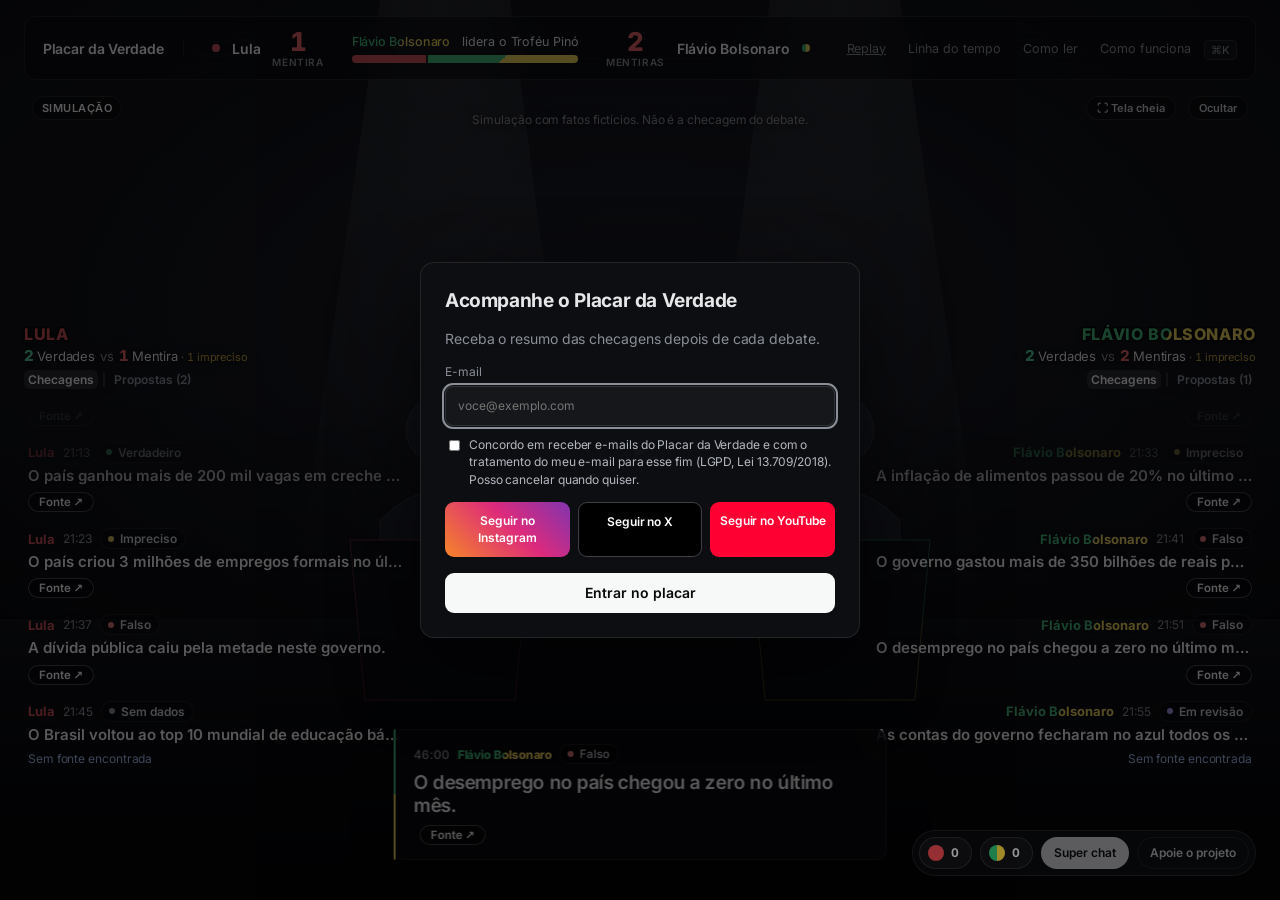
<file: index.html>
<!DOCTYPE html>
<html lang="pt-BR">
<head>
  <meta charset="utf-8">
  <script>
    // Caminhos relativos funcionam na raiz local e em /debate-mentirometro/.
    (function () {
      var path = location.pathname
      if (!/\/$/.test(path) && !/\.[a-z0-9]+$/i.test(path.split('/').pop() || '')) path += '/'
      else if (!/\/$/.test(path)) path = path.replace(/[^/]*$/, '')
      var base = document.createElement('base')
      base.href = path
      document.currentScript.after(base)
    })()
  </script>
  <meta name="viewport" content="width=device-width, initial-scale=1, viewport-fit=cover">
  <title>Placar da Verdade — debate ao vivo</title>
  <meta name="description" content="Os fatos citados no debate, checados em tempo real, com a fonte ao lado. Mentirômetro, propostas, ataques e a linha do tempo.">
  <meta name="theme-color" content="#08090A">
  <link rel="icon" href="favicon.svg" type="image/svg+xml">
  <link rel="preload" href="fonts/inter-latin.woff2" as="font" type="font/woff2" crossorigin>
  <link rel="stylesheet" href="css/placar.css">
  <link rel="stylesheet" href="css/stream.css">
  <link rel="stylesheet" href="css/ads.css">
  <!-- Ao publicar em outro domínio, troque og:url e og:image pelo endereço absoluto do site. -->
  <meta property="og:title" content="Placar da Verdade — debate ao vivo">
  <meta property="og:description" content="Os fatos citados no debate, checados em tempo real, com a fonte ao lado.">
  <meta property="og:type" content="website">
  <meta property="og:locale" content="pt_BR">
  <meta property="og:url" content="https://danilosilvadev.github.io/debate-mentirometro/">
  <meta property="og:image" content="https://danilosilvadev.github.io/debate-mentirometro/og.jpg">
  <meta property="og:image:width" content="1200">
  <meta property="og:image:height" content="630">
  <meta property="og:image:alt" content="Placar da Verdade, o placar ao vivo do debate.">
  <meta name="twitter:card" content="summary_large_image">
  <meta name="twitter:title" content="Placar da Verdade — debate ao vivo">
  <meta name="twitter:description" content="Os fatos citados no debate, checados em tempo real, com a fonte ao lado.">
  <meta name="twitter:image" content="https://danilosilvadev.github.io/debate-mentirometro/og.jpg">
</head>
<body>
  <div id="app" class="app"></div>
  <noscript>Este placar precisa de JavaScript para buscar os fatos checados.</noscript>
  <script src="config.js"></script>
  <script type="module" src="js/placar.mjs"></script>
  <script type="module" src="js/interact.mjs"></script>
  <script type="module" src="js/ads.mjs"></script>
</body>
</html>
</file>
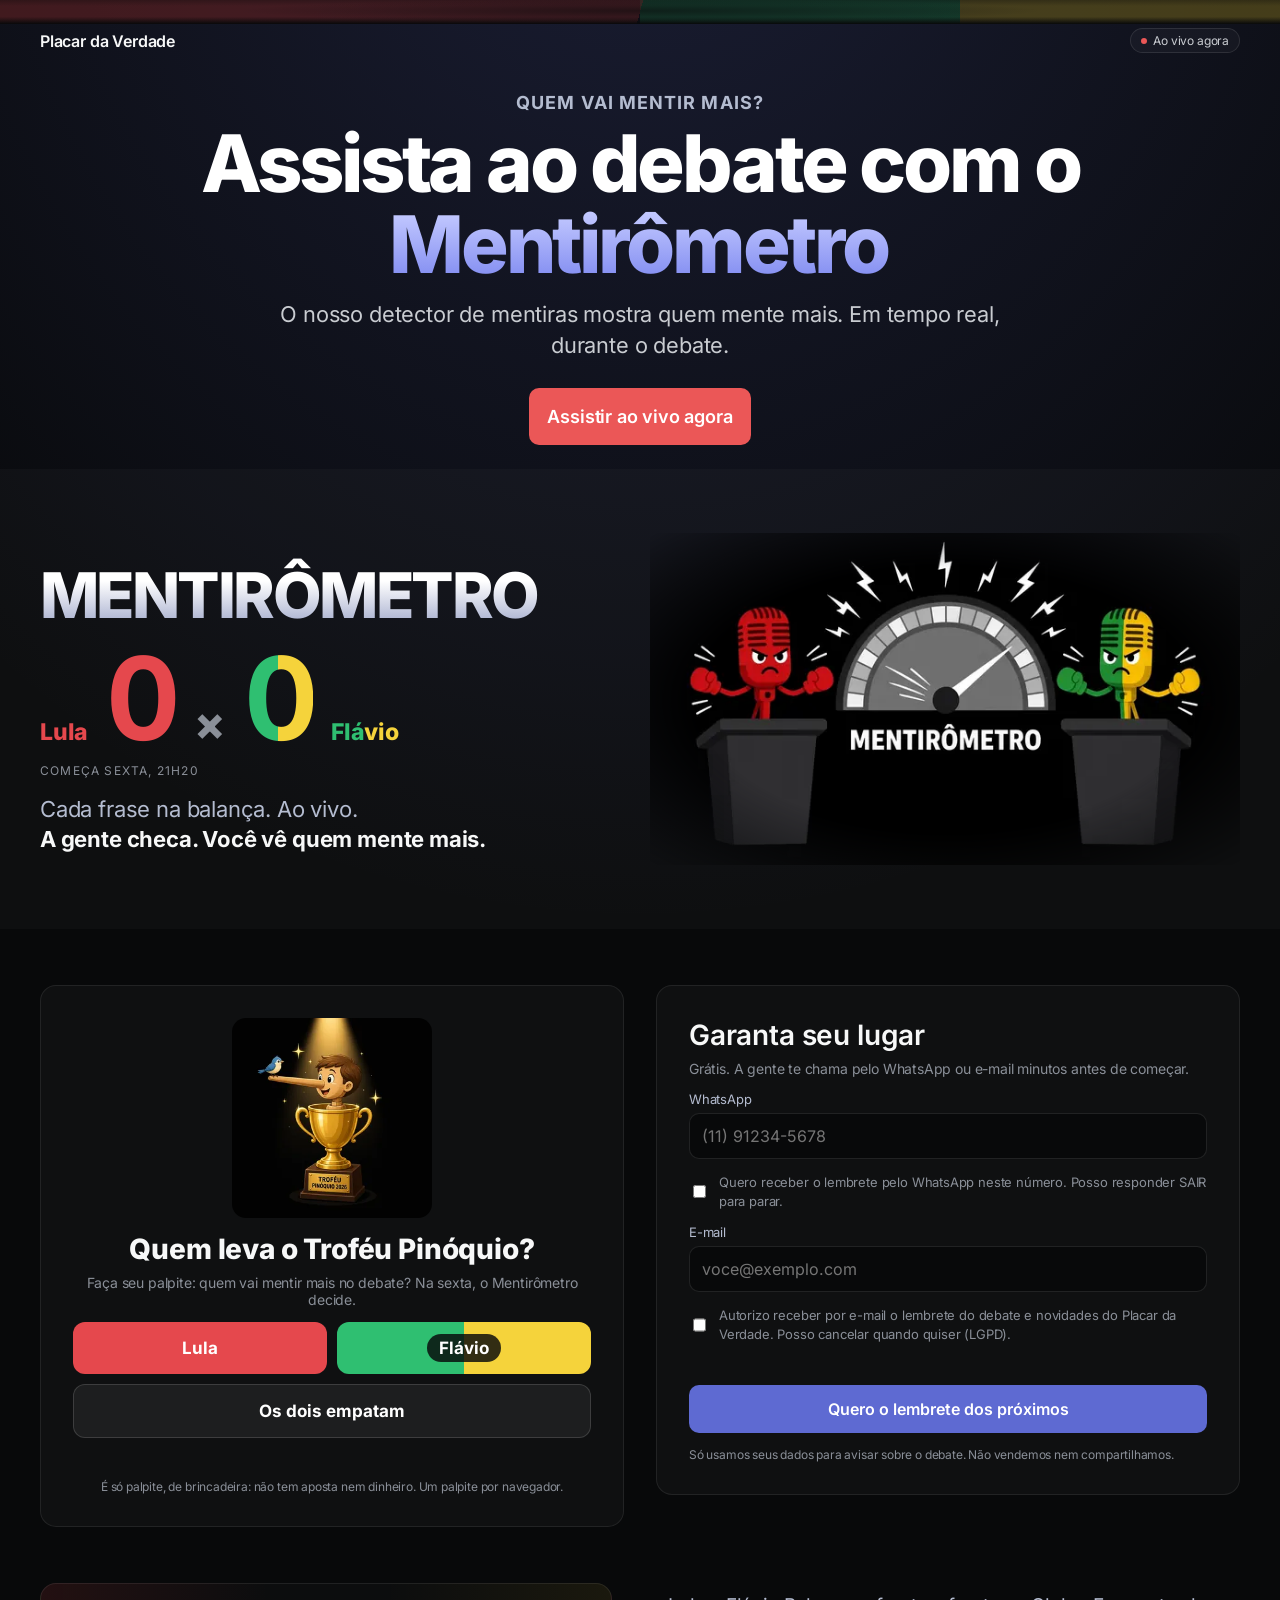
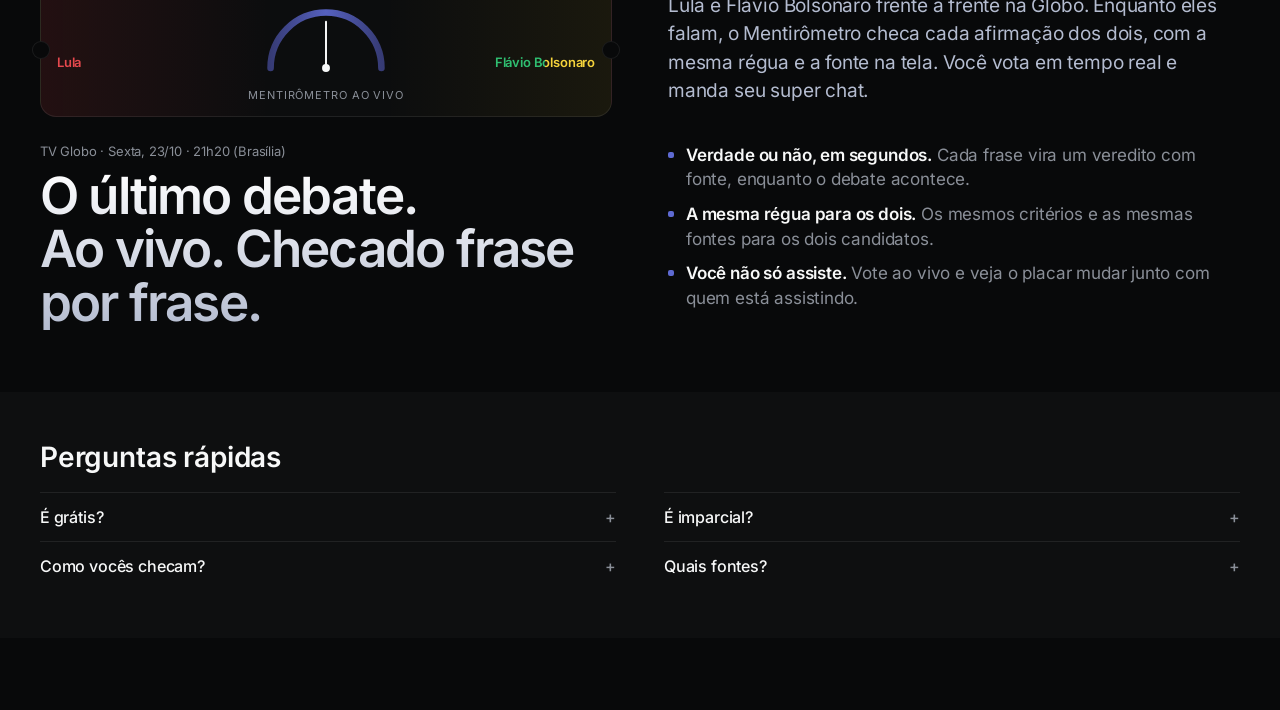
<file: landing/index.html>
<!doctype html>
<html lang="pt-BR">
<head>
<meta charset="utf-8">
<meta name="viewport" content="width=device-width, initial-scale=1, viewport-fit=cover">
<title>Assista ao debate com o Mentirômetro · Placar da Verdade</title>
<meta name="description" content="O nosso detector de mentiras mostra quem mente mais. Em tempo real, durante o debate. Globo, sex 23/10, 21h20.">
<meta property="og:title" content="Assista ao debate com o Mentirômetro">
<meta property="og:description" content="O nosso detector de mentiras mostra quem mente mais. Em tempo real, durante o debate. Globo, sex 23/10, 21h20.">
<meta property="og:image" content="../og.jpg">
<link rel="icon" href="../favicon.svg">
<link rel="stylesheet" href="./landing.css">
<script src="../config.js"></script>
<script src="./landing.config.js"></script>
</head>
<body>
<div class="vsbg" id="vsbg" aria-hidden="true"><img class="l" src="./vs-lula.webp" width="670" height="640" alt="" decoding="async" fetchpriority="high"><img class="r" src="./vs-flavio.webp" width="1055" height="640" alt="" decoding="async"></div>
<script>(function(){function f(){var c=document.getElementById('count'),b=document.getElementById('vsbg');if(!c||!b)return;b.style.height=Math.ceil(c.getBoundingClientRect().bottom+window.scrollY+24)+'px'}addEventListener('DOMContentLoaded',f);addEventListener('load',f);addEventListener('resize',f)})();</script>
<main class="wrap">
  <header class="top"><a href="../" class="brand">Placar da Verdade</a><span class="pill"><i class="dot"></i><span id="pill">Sexta, 21h20</span></span></header>
  <section class="lead" aria-labelledby="lead-h1">
    <p class="bh-q bh-kicker" id="bh-q">Quem vai mentir mais?</p>
    <h1 class="bh-h1" id="lead-h1">Assista ao debate com o <em>Mentirômetro</em></h1>
    <p class="bh-sub">O nosso detector de mentiras mostra quem mente mais. Em tempo real, durante o debate.</p>
  </section>
  <section class="bigcount" id="count" aria-live="off" aria-label="Contagem regressiva para o debate">
    <p class="clabel">Faltam</p>
    <div class="units">
      <div class="u"><b id="cd-d">0</b><span>dias</span></div>
      <div class="u"><b id="cd-h">00</b><span>horas</span></div>
      <div class="u"><b id="cd-m">00</b><span>min</span></div>
      <div class="u"><b id="cd-s">00</b><span>seg</span></div>
    </div>
    <p class="clabel when2">para Lula × Flávio Bolsonaro · TV Globo · sexta 23/10, 21h20</p>
  </section>
  <a class="cta live hidden" id="watch" href="../?live=1">Assistir ao vivo agora</a>
  <div class="subs hidden" id="subs-row"><b id="subs" class="mono">—</b><span>pessoas já vão assistir</span></div>
  <section class="brand-hero" aria-label="Mentirômetro">
    <div class="bh-left">
    <p class="wordmark" aria-label="Mentirômetro">MENTIRÔMETRO</p>
    <div class="score" aria-label="Placar do Mentirômetro">
      <span class="sc-name a">Lula</span><b class="sc-n a" id="sc-1">0</b><span class="sc-x">×</span><b class="sc-n b" id="sc-2">0</b><span class="sc-name b"><span>Flávio</span></span>
    </div>
    <p class="sc-label" id="sc-label">começa sexta, 21h20</p>
    <p class="bh-tag">Cada frase na balança. Ao vivo.</p>
    <p class="bh-bold"><b>A gente checa. Você vê quem mente mais.</b></p>
    </div>
    <picture class="bh-art">
      <source type="image/webp" srcset="./mics-640.webp 640w, ./mics-1280.webp 1280w" sizes="(min-width: 1024px) 50vw, (min-width: 760px) 620px, 100vw">
      <img src="./mics-960.jpg" width="960" height="540" decoding="async" fetchpriority="high"
        alt="Ilustração de dois microfones bravos com luvas de boxe, um vermelho e outro metade verde e metade amarelo, brigando em púlpitos iguais enquanto o ponteiro do Mentirômetro enlouquece no meio">
    </picture>
  </section>
  <section class="card poll" id="poll" aria-labelledby="poll-h">
    <picture class="poll-art">
      <source type="image/webp" srcset="./trofeu-320.webp 320w, ./trofeu-640.webp 640w" sizes="160px">
      <img src="./trofeu-480.jpg" width="480" height="480" loading="lazy" decoding="async"
        alt="Troféu dourado com a cabeça de um boneco de madeira estilo Pinóquio, de nariz comprido e um passarinho pousado nele, e a placa Troféu Pinóquio 2026">
    </picture>
    <h2 id="poll-h">Quem leva o Troféu Pinóquio?</h2>
    <p class="muted small">Faça seu palpite: quem vai mentir mais no debate? Na sexta, o Mentirômetro decide.</p>
    <div class="poll-btns" id="poll-btns">
      <button type="button" class="pb a" data-e="lula">Lula</button>
      <button type="button" class="pb b" data-e="flavio"><span>Flávio</span></button>
      <button type="button" class="pb c" data-e="empate">Os dois empatam</button>
    </div>
    <div class="poll-res hidden" id="poll-res" aria-live="polite">
      <div class="bar a" data-e="lula"><span class="bl">Lula</span><i><em></em></i><b>0%</b></div>
      <div class="bar b" data-e="flavio"><span class="bl">Flávio</span><i><em></em></i><b>0%</b></div>
      <div class="bar c" data-e="empate"><span class="bl">Empate</span><i><em></em></i><b>0%</b></div>
      <p class="muted small"><span id="poll-n">0</span> palpites · seu palpite: <b id="poll-mine"></b> · <a href="#" id="poll-change">mudar</a></p>
    </div>
    <p class="err" id="poll-err" role="alert"></p>
    <div class="poll-post hidden" id="poll-post"><p><b id="poll-post-t"></b></p></div>
    <p class="fine muted">É só palpite, de brincadeira: não tem aposta nem dinheiro. Um palpite por navegador.</p>
  </section>
  <section class="hero">
    <div class="ticket" aria-hidden="true">
      <div class="side a"><span>Lula</span></div>
      <svg class="gauge" viewBox="0 0 200 112"><defs><linearGradient id="g" x1="0" x2="1"><stop offset="0" stop-color="#3b4080"/><stop offset=".5" stop-color="#5e6ad2"/><stop offset="1" stop-color="#3b4080"/></linearGradient></defs>
        <path d="M16 100a84 84 0 0 1 168 0" fill="none" stroke="url(#g)" stroke-width="10" stroke-linecap="round" opacity=".9"/>
        <g class="needle"><line x1="100" y1="100" x2="100" y2="30" stroke="#f7f8f8" stroke-width="3" stroke-linecap="round"/><circle cx="100" cy="100" r="6" fill="#f7f8f8"/></g></svg>
      <div class="side b"><span>Flávio Bolsonaro</span></div>
      <p class="tlabel">Mentirômetro ao vivo</p>
    </div>
    <p class="eyebrow" id="when">TV Globo · Sexta, 23/10 · 21h20 (Brasília)</p>
    <h2 class="h1like">O último debate.<br>Ao vivo. Checado frase por frase.</h2>
    <p class="sub">Lula e Flávio Bolsonaro frente a frente na Globo. Enquanto eles falam, o Mentirômetro checa cada afirmação dos dois, com a mesma régua e a fonte na tela. Você vota em tempo real e manda seu super chat.</p>
    <ul class="perks">
      <li><b>Verdade ou não, em segundos.</b> Cada frase vira um veredito com fonte, enquanto o debate acontece.</li>
      <li><b>A mesma régua para os dois.</b> Os mesmos critérios e as mesmas fontes para os dois candidatos.</li>
      <li><b>Você não só assiste.</b> Vote ao vivo e veja o placar mudar junto com quem está assistindo.</li>
    </ul>
    
    
  </section>
  <form class="card" id="form" novalidate>
    <h2>Garanta seu lugar</h2>
    <p class="muted small">Grátis. A gente te chama pelo WhatsApp ou e-mail minutos antes de começar.</p>
    <label class="field">WhatsApp<input id="wa" type="tel" inputmode="tel" autocomplete="tel-national" placeholder="(11) 91234-5678"></label>
    <label class="check"><input type="checkbox" id="c-wa"> <span>Quero receber o lembrete pelo WhatsApp neste número. Posso responder SAIR para parar.</span></label>
    <label class="field">E-mail<input id="email" type="email" inputmode="email" autocomplete="email" placeholder="voce@exemplo.com"></label>
    <label class="check"><input type="checkbox" id="c-email"> <span>Autorizo receber por e-mail o lembrete do debate e novidades do Placar da Verdade. Posso cancelar quando quiser (LGPD).</span></label>
    <p class="err" id="err" role="alert"></p>
    <button class="cta" id="go" type="submit">Quero o lembrete</button>
    <p class="fine muted">Só usamos seus dados para avisar sobre o debate. Não vendemos nem compartilhamos.</p>
  </form>
  <div class="card ok hidden" id="done"><h2>Lugar garantido.</h2><p id="done-msg">Você vai receber o lembrete.</p><a href="../">Ver como o placar funciona →</a></div>
  <section class="faq">
    <h2>Perguntas rápidas</h2>
    <div class="faq-g">
    <details><summary>É grátis?</summary><p>Sim. Assistir, votar e receber o lembrete não custa nada. O super chat é opcional.</p></details>
    <details><summary>É imparcial?</summary><p>Usamos os mesmos critérios para os dois candidatos. A gente checa o que é dito, não quem diz. Cada veredito mostra a fonte para você conferir.</p></details>
    <details><summary>Como vocês checam?</summary><p>A fala é transcrita ao vivo e dividida em afirmações. Cada uma é comparada com dados oficiais e checagens profissionais já publicadas. Quando não há dado confiável, aparece "sem dados", nunca um chute.</p></details>
    <details><summary>Quais fontes?</summary><p>Órgãos oficiais (IBGE, Banco Central, ministérios, TSE) e agências de checagem profissionais. O link da fonte aparece junto com cada veredito.</p></details>
    </div>
  </section>
</main>
<script type="module" src="./landing.mjs"></script>
</body>
</html>
</file>
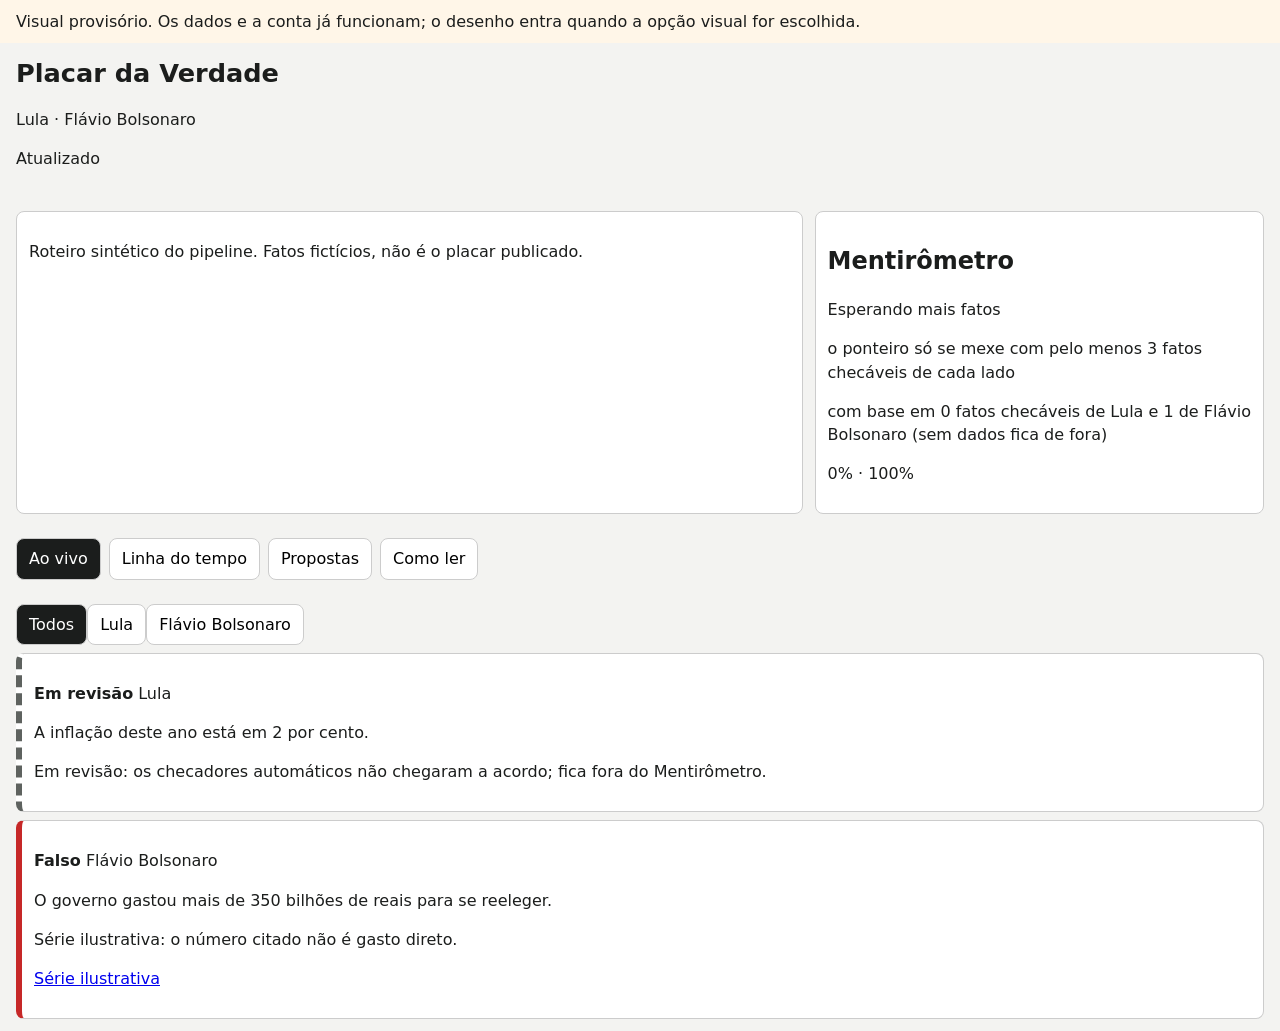
<file: site/index.html>
<!DOCTYPE html>
<html lang="pt-BR">
<head>
  <meta charset="utf-8">
  <meta name="viewport" content="width=device-width, initial-scale=1">
  <title>Placar da Verdade</title>
  <link rel="stylesheet" href="./css/placeholder.css">
</head>
<body>
  <div id="app"></div>
  <script type="module" src="./js/app.mjs"></script>
</body>
</html>
</file>
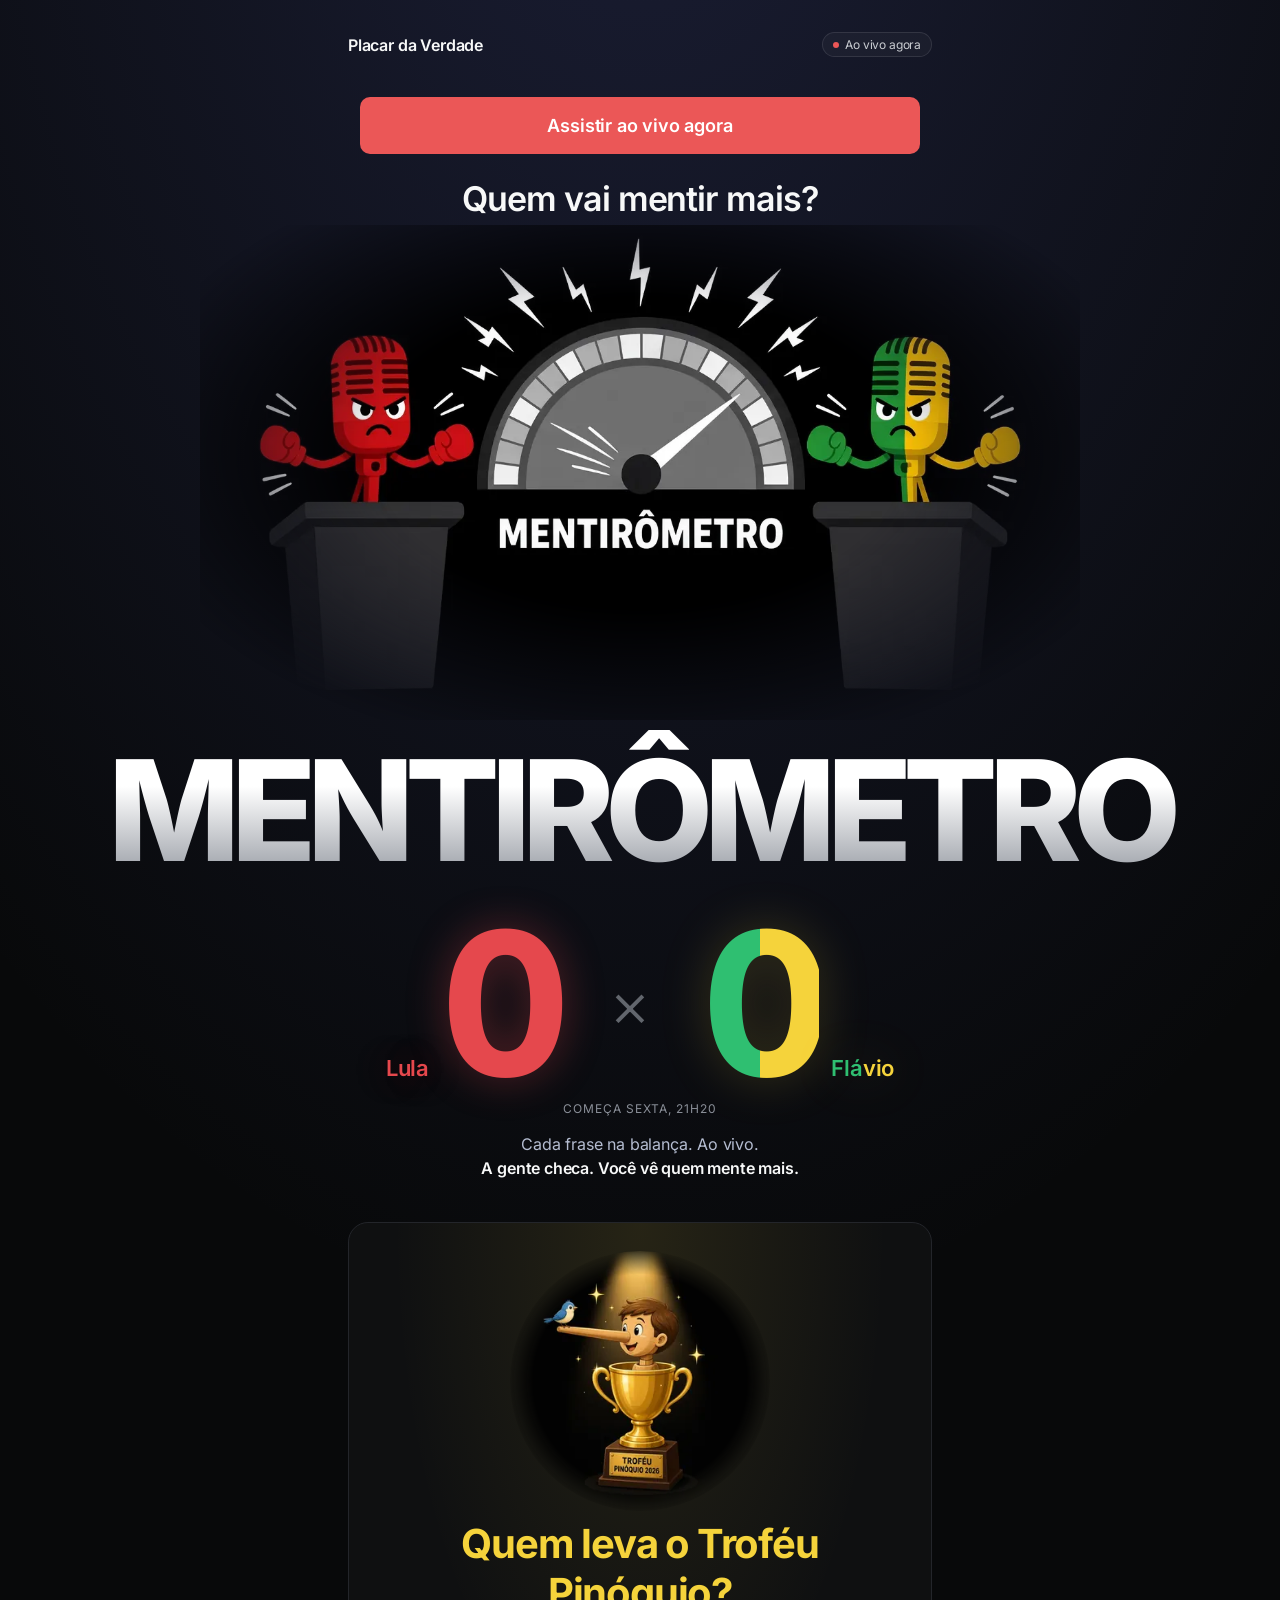
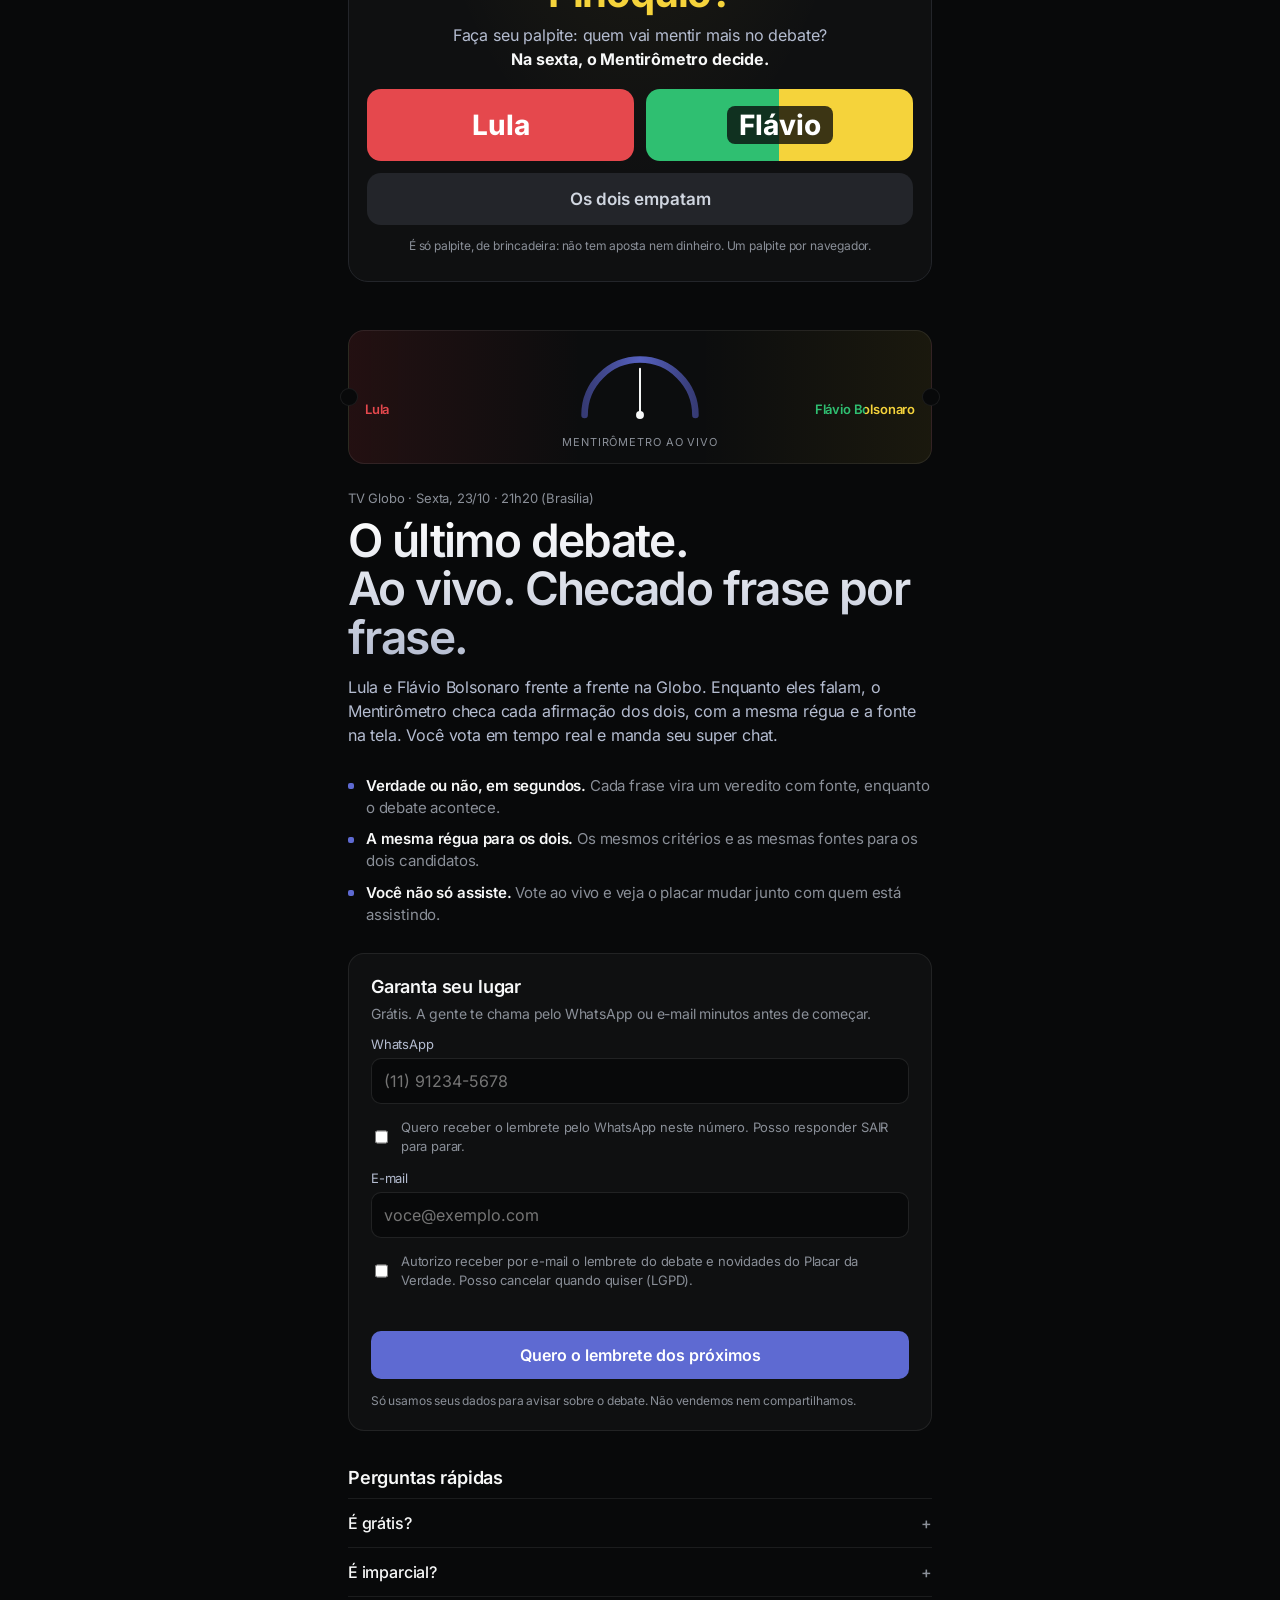
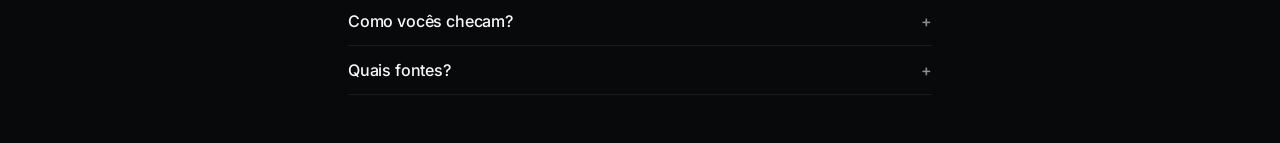
<file: web/landing/index.html>
<!doctype html>
<html lang="pt-BR">
<head>
<meta charset="utf-8">
<meta name="viewport" content="width=device-width, initial-scale=1, viewport-fit=cover">
<title>O último debate, checado frase por frase · Placar da Verdade</title>
<meta name="description" content="Debate da Globo, sex 23/10 às 21h20 (Brasília), com checagem de fatos ao vivo. Receba o lembrete.">
<meta property="og:image" content="../og.jpg">
<link rel="icon" href="../favicon.svg">
<link rel="stylesheet" href="./landing.css">
<script src="../config.js"></script>
<script src="./landing.config.js"></script>
</head>
<body>
<main class="wrap">
  <header class="top"><a href="../" class="brand">Placar da Verdade</a><span class="pill"><i class="dot"></i><span id="pill">Sexta, 21h20</span></span></header>
  <section class="bigcount" id="count" aria-live="off" aria-label="Contagem regressiva para o debate">
    <p class="clabel">Faltam</p>
    <div class="units">
      <div class="u"><b id="cd-d">0</b><span>dias</span></div>
      <div class="u"><b id="cd-h">00</b><span>horas</span></div>
      <div class="u"><b id="cd-m">00</b><span>min</span></div>
      <div class="u"><b id="cd-s">00</b><span>seg</span></div>
    </div>
    <p class="clabel when2">para Lula × Flávio Bolsonaro · TV Globo · sexta 23/10, 21h20</p>
  </section>
  <a class="cta live hidden" id="watch" href="../?live=1">Assistir ao vivo agora</a>
  <div class="subs hidden" id="subs-row"><b id="subs" class="mono">—</b><span>pessoas já vão assistir</span></div>
  <section class="brandm" aria-label="Mentirômetro">
    <p class="bq">Quem vai mentir mais?</p>
    <figure class="mics-art">
      <picture>
        <source type="image/webp" srcset="mics-640.webp 640w, mics-1280.webp 1280w" sizes="(max-width: 700px) 100vw, 880px">
        <img src="mics-960.jpg" width="1280" height="720" loading="eager" decoding="async" alt="Ilustração bem-humorada: um microfone vermelho e um microfone verde e amarelo brigando sobre dois púlpitos, enquanto o ponteiro do Mentirômetro balança entre eles">
      </picture>
    </figure>
    <h2 class="wordmark">MENTIRÔMETRO</h2>
    <div class="score" aria-label="Placar do Mentirômetro: Lula 0, Flávio Bolsonaro 0">
      <div class="sc l"><span class="nm">Lula</span><b id="sc-1">0</b></div>
      <span class="x">×</span>
      <div class="sc f"><b id="sc-2">0</b><span class="nm">Flávio</span></div>
    </div>
    <p class="clabel sl" id="sc-label">começa sexta, 21h20</p>
    <p class="bsub">Cada frase na balança. Ao vivo. <b>A gente checa. Você vê quem mente mais.</b></p>
  </section>
  <section class="poll" id="poll" aria-labelledby="poll-h">
    <picture class="trofeu">
      <source type="image/webp" srcset="trofeu-320.webp 320w, trofeu-640.webp 640w" sizes="(max-width: 700px) 60vw, 320px">
      <img src="trofeu-480.jpg" width="480" height="480" loading="lazy" decoding="async" alt="Troféu Pinóquio: taça dourada com a cabeça de um Pinóquio de nariz comprido">
    </picture>
    <h2 id="poll-h">Quem leva o Troféu Pinóquio?</h2>
    <p class="psub">Faça seu palpite: quem vai mentir mais no debate? <b>Na sexta, o Mentirômetro decide.</b></p>
    <div class="pbtns" id="pbtns">
      <button type="button" class="pb l" data-pick="lula">Lula</button>
      <button type="button" class="pb f" data-pick="flavio"><span>Flávio</span></button>
      <button type="button" class="pb e" data-pick="empate">Os dois empatam</button>
    </div>
    <div class="pres hidden" id="pres" aria-live="polite">
      <div class="bar l"><span class="bn">Lula</span><i><s id="pb-lula"></s></i><b id="pp-lula">0%</b></div>
      <div class="bar f"><span class="bn">Flávio</span><i><s id="pb-flavio"></s></i><b id="pp-flavio">0%</b></div>
      <div class="bar e"><span class="bn">Empate</span><i><s id="pb-empate"></s></i><b id="pp-empate">0%</b></div>
      <p class="ptot"><span id="ptot">0 palpites</span> · seu palpite: <b id="pmine">—</b> <button type="button" class="plink" id="pchange">mudar</button></p>
    </div>
    <p class="err" id="perr" role="alert"></p>
    <!-- Gancho pós-debate: quando palpite_totais.resultado for preenchido, mostrar este bloco (não ligado ainda). -->
    <div class="pfinal hidden" id="pfinal" data-hook="resultado-vs-palpite"><h3>Resultado do Mentirômetro vs. palpite do público</h3><p id="pfinal-txt"></p></div>
    <p class="fine muted">É só palpite, de brincadeira: não tem aposta nem dinheiro. Um palpite por navegador.</p>
  </section>
  <section class="hero">
    <div class="ticket" aria-hidden="true">
      <div class="side a"><span>Lula</span></div>
      <svg class="gauge" viewBox="0 0 200 112"><defs><linearGradient id="g" x1="0" x2="1"><stop offset="0" stop-color="#3b4080"/><stop offset=".5" stop-color="#5e6ad2"/><stop offset="1" stop-color="#3b4080"/></linearGradient></defs>
        <path d="M16 100a84 84 0 0 1 168 0" fill="none" stroke="url(#g)" stroke-width="10" stroke-linecap="round" opacity=".9"/>
        <g class="needle"><line x1="100" y1="100" x2="100" y2="30" stroke="#f7f8f8" stroke-width="3" stroke-linecap="round"/><circle cx="100" cy="100" r="6" fill="#f7f8f8"/></g></svg>
      <div class="side b"><span>Flávio Bolsonaro</span></div>
      <p class="tlabel">Mentirômetro ao vivo</p>
    </div>
    <p class="eyebrow" id="when">TV Globo · Sexta, 23/10 · 21h20 (Brasília)</p>
    <h1>O último debate.<br>Ao vivo. Checado frase por frase.</h1>
    <p class="sub">Lula e Flávio Bolsonaro frente a frente na Globo. Enquanto eles falam, o Mentirômetro checa cada afirmação dos dois, com a mesma régua e a fonte na tela. Você vota em tempo real e manda seu super chat.</p>
    <ul class="perks">
      <li><b>Verdade ou não, em segundos.</b> Cada frase vira um veredito com fonte, enquanto o debate acontece.</li>
      <li><b>A mesma régua para os dois.</b> Os mesmos critérios e as mesmas fontes para os dois candidatos.</li>
      <li><b>Você não só assiste.</b> Vote ao vivo e veja o placar mudar junto com quem está assistindo.</li>
    </ul>
    
    
  </section>
  <form class="card" id="form" novalidate>
    <h2>Garanta seu lugar</h2>
    <p class="muted small">Grátis. A gente te chama pelo WhatsApp ou e-mail minutos antes de começar.</p>
    <label class="field">WhatsApp<input id="wa" type="tel" inputmode="tel" autocomplete="tel-national" placeholder="(11) 91234-5678"></label>
    <label class="check"><input type="checkbox" id="c-wa"> <span>Quero receber o lembrete pelo WhatsApp neste número. Posso responder SAIR para parar.</span></label>
    <label class="field">E-mail<input id="email" type="email" inputmode="email" autocomplete="email" placeholder="voce@exemplo.com"></label>
    <label class="check"><input type="checkbox" id="c-email"> <span>Autorizo receber por e-mail o lembrete do debate e novidades do Placar da Verdade. Posso cancelar quando quiser (LGPD).</span></label>
    <p class="err" id="err" role="alert"></p>
    <button class="cta" id="go" type="submit">Quero o lembrete</button>
    <p class="fine muted">Só usamos seus dados para avisar sobre o debate. Não vendemos nem compartilhamos.</p>
  </form>
  <div class="card ok hidden" id="done"><h2>Lugar garantido.</h2><p id="done-msg">Você vai receber o lembrete.</p><a href="../">Ver como o placar funciona →</a></div>
  <section class="faq">
    <h2>Perguntas rápidas</h2>
    <details><summary>É grátis?</summary><p>Sim. Assistir, votar e receber o lembrete não custa nada. O super chat é opcional.</p></details>
    <details><summary>É imparcial?</summary><p>Usamos os mesmos critérios para os dois candidatos. A gente checa o que é dito, não quem diz. Cada veredito mostra a fonte para você conferir.</p></details>
    <details><summary>Como vocês checam?</summary><p>A fala é transcrita ao vivo e dividida em afirmações. Cada uma é comparada com dados oficiais e checagens profissionais já publicadas. Quando não há dado confiável, aparece "sem dados", nunca um chute.</p></details>
    <details><summary>Quais fontes?</summary><p>Órgãos oficiais (IBGE, Banco Central, ministérios, TSE) e agências de checagem profissionais. O link da fonte aparece junto com cada veredito.</p></details>
  </section>
</main>
<script type="module" src="./landing.mjs"></script>
</body>
</html>
</file>
<file: css/placar.css>
@font-face {
  font-family: Inter;
  font-style: normal;
  font-weight: 100 900;
  font-display: swap;
  src: url("../fonts/inter-latin.woff2") format("woff2");
  unicode-range: U+0000-00FF, U+0131, U+0152-0153, U+02BB-02BC, U+02C6, U+02DA, U+02DC, U+0304, U+0308, U+0329, U+2000-206F, U+20AC, U+2122, U+2191, U+2193, U+2212, U+2215, U+FEFF, U+FFFD;
}

* { box-sizing: border-box; }
html, body { height: 100%; }
body {
  margin: 0;
  background: #08090a;
  color: #f7f8f8;
  font-family: Inter, system-ui, -apple-system, sans-serif;
  font-feature-settings: "cv11", "ss01";
  -webkit-font-smoothing: antialiased;
  font-size: 14px;
  letter-spacing: -0.006em;
}
button, input { font: inherit; color: inherit; }
button { cursor: pointer; appearance: none; }
a { color: #c9ccd1; }
.muted { color: #8a8f98; }
.mono { font-variant-numeric: tabular-nums; }

.app { position: relative; height: 100vh; overflow: hidden; background: #08090a; }
.app:empty { display: grid; place-items: center; color: #8a8f98; }
.app:empty::before { content: "Conectando…"; }

.video { position: absolute; inset: 0; overflow: hidden; background: #050506; }
.stage { position: absolute; inset: 0; width: 100%; height: 100%; border: 0; }
.live {
  position: absolute; top: 96px; left: 32px; z-index: 2;
  display: flex; align-items: center; gap: 6px;
  font-size: 11px; font-weight: 600; letter-spacing: 0.04em;
  color: #f7f8f8; background: rgba(0, 0, 0, 0.4);
  border: 1px solid rgba(255, 255, 255, 0.1);
  padding: 4px 9px; border-radius: 99px; backdrop-filter: blur(8px);
}
.live i { width: 6px; height: 6px; border-radius: 50%; background: #eb5757; box-shadow: 0 0 8px #eb5757; }
.play {
  position: absolute; left: 50%; top: 50%; transform: translate(-50%, -50%);
  width: 52px; height: 52px; border-radius: 50%;
  border: 1px solid rgba(255, 255, 255, 0.15);
  background: rgba(255, 255, 255, 0.06); color: #fff;
  display: grid; place-items: center; font-size: 15px; backdrop-filter: blur(6px);
  pointer-events: none;
}
.eye {
  position: absolute; top: 96px; right: 32px; z-index: 4;
  background: rgba(0, 0, 0, 0.4); color: #c9ccd1;
  border: 1px solid rgba(255, 255, 255, 0.1); border-radius: 99px;
  padding: 4px 10px; font-size: 11px; font-weight: 600; backdrop-filter: blur(8px);
}

.edge {
  position: absolute; inset: 0; pointer-events: none; z-index: 1;
  background:
    linear-gradient(90deg, rgba(0, 0, 0, 0.72), transparent 28%, transparent 72%, rgba(0, 0, 0, 0.72)),
    linear-gradient(transparent 60%, rgba(0, 0, 0, 0.75));
}

.top {
  position: absolute; top: 16px; left: 24px; right: 24px; z-index: 3;
  display: flex; align-items: center; gap: 28px;
  padding: 12px 18px;
  border: 1px solid rgba(255, 255, 255, 0.08); border-radius: 12px;
  background: rgba(8, 9, 10, 0.6); backdrop-filter: blur(18px);
}
.logo { font-weight: 600; letter-spacing: -0.02em; font-size: 14px; padding-right: 20px; border-right: 1px solid rgba(255, 255, 255, 0.08); white-space: nowrap; }
.cand { display: flex; align-items: center; gap: 12px; min-width: 0; }
.cand > div { min-width: 0; }
.nm, .sub { overflow: hidden; text-overflow: ellipsis; white-space: nowrap; }
.cand.r { text-align: right; }
.dot { width: 8px; height: 8px; border-radius: 50%; flex: 0 0 auto; }
.nm { font-weight: 600; font-size: 14px; letter-spacing: -0.015em; }
.sub { font-size: 12px; color: #8a8f98; margin-top: 2px; }
.sc { font-size: 26px; font-weight: 600; letter-spacing: -0.04em; font-variant-numeric: tabular-nums; }
.meter { flex: 1; max-width: 420px; margin: 0 auto; min-width: 140px; }
.lbl, .lbl2 { display: flex; justify-content: space-between; gap: 12px; }
.lbl { font-size: 11.5px; color: #8a8f98; margin-bottom: 7px; }
.lbl b { font-weight: 500; }
.lbl2 { font-size: 11px; color: #62666d; margin-top: 6px; }
.bar { display: flex; height: 4px; border-radius: 99px; overflow: hidden; gap: 2px; background: rgba(255, 255, 255, 0.06); }
.menu { display: flex; align-items: center; gap: 4px; margin-left: auto; }
.menu .word, .link {
  background: transparent; border: 0; color: #8a8f98; font-size: 12.5px;
  padding: 5px 9px; border-radius: 6px;
}
.menu .word:hover, .menu .k:hover { background: rgba(255, 255, 255, 0.04); color: #e6e7e9; }
.k { background: transparent; border: 0; padding: 0; }
kbd {
  font: 500 11px Inter, sans-serif; color: #8a8f98;
  border: 1px solid rgba(255, 255, 255, 0.1); border-radius: 5px;
  padding: 2px 6px; background: rgba(255, 255, 255, 0.03);
}

.simline {
  position: absolute; top: 132px; left: 36px; z-index: 3;
  margin: 0; font-size: 12px; color: #8a8f98;
  text-shadow: 0 1px 8px #000; max-width: min(46ch, 40vw);
}

.lh { font-size: 11.5px; color: #8a8f98; display: flex; align-items: center; gap: 7px; margin-bottom: 6px; text-shadow: 0 1px 8px #000; }
.lh.end { justify-content: flex-end; }
.it {
  display: block; width: 100%; margin-top: 16px; padding: 0; border: 0; background: transparent;
  text-align: left; color: inherit; pointer-events: auto;
  text-shadow: 0 1px 12px rgba(0, 0, 0, 0.9), 0 1px 2px rgba(0, 0, 0, 0.8);
}
.it.r { text-align: right; }
.it .meta, .fi .meta { display: flex; gap: 8px; align-items: center; font-size: 11.5px; color: #8a8f98; }
.it.r .meta, .fi.r .meta { justify-content: flex-end; }
.it .q, .fi .q { display: block; font-size: 14.5px; line-height: 1.45; margin-top: 5px; color: #e6e7e9; letter-spacing: -0.01em; }
.tag {
  display: inline-flex; align-items: center; gap: 6px;
  font-size: 11.5px; color: #c9ccd1; font-weight: 500;
  border: 1px solid rgba(255, 255, 255, 0.08); border-radius: 99px;
  padding: 2px 8px 2px 7px; background: rgba(0, 0, 0, 0.35); text-shadow: none;
}
.tag.t2 { color: #8a8f98; }
.tag i { width: 6px; height: 6px; border-radius: 50%; }
button.tag { cursor: pointer; }

.capw { position: absolute; left: 50%; bottom: 40px; transform: translateX(-50%); width: min(640px, calc(100% - 48px)); z-index: 2; pointer-events: none; }
.capw a, .capw button { pointer-events: auto; }
.cap {
  border: 1px solid rgba(255, 255, 255, 0.08); border-left: 2px solid transparent; position: relative;
  background: rgba(10, 11, 13, 0.72); backdrop-filter: blur(14px);
  border-radius: 10px; padding: 14px 18px; box-shadow: 0 10px 40px rgba(0, 0, 0, 0.4);
}
.cap::before {
  content: ""; position: absolute; left: -2px; top: -1px; bottom: -1px; width: 2px;
  background: var(--c, #62666d); border-radius: 10px 0 0 10px;
}
.cap.flat { background: transparent; box-shadow: none; padding: 0; border-right: 0; border-top: 0; border-bottom: 0; }
.capm { display: flex; align-items: center; gap: 10px; font-size: 12px; font-weight: 500; flex-wrap: wrap; }
.capq { font-size: 19px; font-weight: 600; letter-spacing: -0.022em; margin: 7px 0 4px; }
.cape { font-size: 13px; color: #8a8f98; }
.cape a { margin-left: 6px; }
.quote { color: #e6e7e9; font-style: italic; }

.mfeed { display: none; }

.back {
  position: fixed; inset: 0; z-index: 6;
  background: rgba(0, 0, 0, 0.5);
  display: grid; place-items: center; padding: 24px;
}
.sheet {
  width: min(560px, 100%); max-height: min(80vh, 680px); overflow: auto;
  background: rgba(12, 13, 16, 0.94); border: 1px solid rgba(255, 255, 255, 0.08);
  border-radius: 12px; padding: 16px 18px 20px; backdrop-filter: blur(18px);
  box-shadow: 0 24px 80px rgba(0, 0, 0, 0.5);
}
.sheet-h { display: flex; align-items: center; justify-content: space-between; gap: 12px; margin-bottom: 12px; }
.sheet h2, .sheet h3 { margin: 0; font-size: 16px; font-weight: 600; letter-spacing: -0.02em; }
.x { background: transparent; border: 0; color: #8a8f98; font-size: 16px; padding: 4px 8px; }
.cmd { display: grid; }
.cmd button, .archive .go {
  background: transparent; border: 0; color: #e6e7e9; text-align: left;
  padding: 10px 12px; border-radius: 8px;
}
.cmd button:hover, .cmd button:focus-visible { background: rgba(255, 255, 255, 0.06); }
.prose p { margin: 0 0 10px; line-height: 1.5; color: #e6e7e9; }
.prose strong { font-weight: 600; }
.prop { border-left: 2px solid #7aa2f7; padding: 8px 0 8px 12px; margin: 8px 0; }
.pair { display: grid; gap: 16px; }
.archive { display: flex; gap: 8px; align-items: end; margin: 8px 0 12px; }
.archive label { display: grid; gap: 6px; font-size: 12px; color: #8a8f98; flex: 1; }
.archive input {
  background: rgba(255, 255, 255, 0.04); border: 1px solid rgba(255, 255, 255, 0.1);
  border-radius: 8px; padding: 8px 10px;
}
.archive .go { background: #f7f8f8; color: #08090a; font-weight: 600; border-radius: 8px; }
.legend { display: flex; gap: 10px; align-items: center; color: #8a8f98; font-size: 12px; }
.trow { display: grid; grid-template-columns: 120px minmax(0, 1fr); gap: 8px; align-items: end; margin-top: 8px; }
.cols { display: flex; align-items: flex-end; gap: 3px; overflow-x: auto; height: 64px; }
.col {
  width: 22px; height: 56px; padding: 0; border: 0; border-bottom: 1px solid rgba(255, 255, 255, 0.12);
  background: transparent; display: flex; flex-direction: column; justify-content: flex-end; gap: 2px;
}
.col.on { border-bottom-color: #f7f8f8; }
.col i, .legend i { display: block; width: 100%; min-height: 3px; border-radius: 2px 2px 0 0; }
.legend i { width: 10px; height: 10px; border-radius: 2px; }
.atk { background: #eb6f6f; }
.pro { background: #7aa2f7; }
.hours { display: flex; gap: 3px; margin-left: 128px; }
.hours span { width: 22px; font-size: 10px; color: #62666d; }

.fresh.run { animation: rise 0.7s ease; }
@keyframes rise {
  from { opacity: 0; transform: translateY(10px); }
  to { opacity: 1; transform: none; }
}

.app.quiet .edge-x, .app.quiet .edge, .app.quiet .simline { opacity: 0; pointer-events: none; }
.app.quiet .capw { visibility: hidden; }

:focus-visible { outline: 2px solid #7aa2f7; outline-offset: 2px; }

/* Colunas por candidato: Lula à esquerda, Flávio à direita. */
.col-c {
  position: absolute; top: 112px; bottom: 76px; width: clamp(280px, 27vw, 440px); z-index: 2;
  display: flex; flex-direction: column; min-height: 0;
  background: rgba(8, 9, 10, 0.86); backdrop-filter: blur(16px);
  border: 1px solid rgba(255, 255, 255, 0.08); border-radius: 12px; overflow: hidden;
  pointer-events: auto;
}
.col-c.a { left: 24px; }
.col-c.b { right: 24px; }
.colh { display: flex; gap: 12px; align-items: center; padding: 14px 16px 12px; border-bottom: 1px solid rgba(255, 255, 255, 0.07); }
.bar-c { width: 4px; align-self: stretch; border-radius: 4px; background: var(--c); }
.colname { font-weight: 700; font-size: 18px; letter-spacing: -0.02em; display: inline-block; }
.colsub { display: flex; gap: 10px; align-items: center; font-size: 12px; margin-top: 4px; color: #c9ccd1; flex-wrap: wrap; }
.vc { display: inline-flex; align-items: center; gap: 5px; font-variant-numeric: tabular-nums; }
.vc i { width: 8px; height: 8px; border-radius: 50%; }
.colbody { flex: 1; min-height: 0; overflow-y: auto; padding: 4px 14px 16px; scrollbar-width: thin; }
.csec h3 { position: sticky; top: 0; z-index: 1; margin: 0; padding: 10px 2px 8px; font-size: 11.5px; font-weight: 600; text-transform: uppercase; letter-spacing: 0.06em; color: #c9ccd1; background: rgba(8, 9, 10, 0.95); }
.empty { font-size: 13px; margin: 4px 2px 10px; }
.card {
  position: relative; margin: 0 0 10px; padding: 10px 12px 10px 15px;
  background: rgba(255, 255, 255, 0.035); border: 1px solid rgba(255, 255, 255, 0.07); border-radius: 9px; overflow: hidden;
}
.card::before { content: ""; position: absolute; left: 0; top: 0; bottom: 0; width: 4px; background: var(--c); }
.cb { display: block; width: 100%; padding: 0; border: 0; background: transparent; text-align: left; color: inherit; }
.ch { display: flex; gap: 8px; align-items: center; flex-wrap: wrap; font-size: 12px; }
.ch b { font-weight: 700; font-size: 13px; display: inline-block; }
.ch .tag { margin-left: auto; font-size: 12px; font-weight: 600; }
.card .q { display: block; font-size: 14px; line-height: 1.42; margin-top: 6px; color: #f0f1f2; }
.cm { display: block; font-size: 12.5px; line-height: 1.4; color: #9aa0a8; margin-top: 5px; }
.src { display: inline-block; font-size: 12px; margin-top: 6px; color: #9ec1ff; text-decoration: none; }
.src:hover { text-decoration: underline; }
.mtabs { display: flex; gap: 8px; margin: 10px 0 12px; }
.mtab { flex: 1; position: relative; padding: 10px 8px; border-radius: 8px; border: 1px solid rgba(255,255,255,.1); background: rgba(255,255,255,.03); color: #8a8f98; font-weight: 600; overflow: hidden; }
.mtab.on { color: #f7f8f8; background: rgba(255,255,255,.08); }
.mtab.on::after { content: ""; position: absolute; left: 0; right: 0; bottom: 0; height: 3px; background: var(--c); }
.capw { width: min(640px, calc(100% - 2 * clamp(280px, 27vw, 440px) - 96px)); }
.app.quiet .col-c { opacity: 0; pointer-events: none; }
@media (max-width: 1100px) and (min-width: 701px) { .capq { font-size: 16px; } .cape { font-size: 12px; } }

@media (max-width: 700px) {
  .app { height: auto; min-height: 100vh; overflow: visible; display: flex; flex-direction: column; }
  .app > .video { position: relative; inset: auto; aspect-ratio: 16 / 9; order: 0; }
  .video .live, .eye { top: 10px; }
  .video .live { left: 12px; }
  .eye { right: 12px; }
  .play { width: 40px; height: 40px; }
  .edge, .app > .col-c { display: none; }
  .mfeed .col-c { position: static; width: auto; background: transparent; border: 0; backdrop-filter: none; }
  .mfeed .colbody { overflow: visible; padding: 4px 0 16px; }
  .mfeed .colh { padding: 4px 0 10px; }
  .top {
    position: sticky; top: 0; left: 0; right: 0; order: -1;
    border-radius: 0; border-width: 0 0 1px;
    display: grid; grid-template-columns: 1fr 1fr; gap: 8px 12px;
    padding: 12px 16px 12px; background: rgba(8, 9, 10, 0.85);
  }
  .logo, .menu .word { display: none; }
  .menu { position: absolute; top: 8px; right: 10px; margin: 0; }
  .cand.r { justify-content: flex-end; padding-right: 46px; }
  .meter { order: 3; grid-column: 1 / -1; max-width: none; width: 100%; margin: 0; }
  .sc { font-size: 22px; }
  .sub { font-size: 11px; }
  .simline { position: static; order: -1; padding: 0 16px 8px; text-shadow: none; background: rgba(8, 9, 10, 0.85); }
  .capw { position: static; transform: none; width: auto; padding: 14px 16px 0; order: 1; }
  .capq { font-size: 17px; }
  .mfeed { display: block; padding: 4px 16px 40px; order: 2; }
  .fi {
    display: block; max-width: 82%; margin: 18px 0; padding: 0; border: 0; background: transparent;
    text-align: left; color: inherit;
  }
  .fi.r { margin-left: auto; text-align: right; }
  .fi .who { font-size: 11.5px; font-weight: 500; }
  .between { justify-content: space-between; margin: 18px 0 0; text-shadow: none; }
  .app.quiet .capw { visibility: visible; }
  .app.quiet .simline { opacity: 1; }
}

@media (prefers-reduced-motion: reduce) {
  .fresh.run, .live i { animation: none; }
}

.rbar { position: absolute; left: 50%; top: 84px; transform: translateX(-50%); z-index: 3; display: flex; gap: 10px; align-items: center; font-size: 12px; color: #8b8d98; }
.rbar button { background: transparent; border: 1px solid #23252a; color: #f7f8f8; border-radius: 6px; padding: 2px 8px; font: inherit; cursor: pointer; }
.rtime { font-variant-numeric: tabular-nums; min-width: 52px; text-align: center; }

/* Replay: player fixo atrás do placar; o placar não captura cliques (barra do YouTube livre) */
#rhost { position: fixed; inset: 0; z-index: 0; background: #050506; }
#rhost iframe { width: 100%; height: 100%; border: 0; display: block; }
.app.replay { background: transparent; z-index: 1; pointer-events: none; }
.app.replay .video { background: transparent; pointer-events: none; }
.app.replay button, .app.replay a, .app.replay .top, .app.replay .sheet, .app.replay .rbar, .app.replay input, .app.replay form { pointer-events: auto; }

/* Legenda: cartão 3D que vira de "Checando…" para o veredito. */
.flip3d { perspective: 1400px; }
.flip3d .fc-inner {
  display: grid; transform-style: preserve-3d; transform-origin: 50% 50%;
  will-change: transform;
}
.flip3d .fc-front, .flip3d .fc-back {
  grid-area: 1 / 1; backface-visibility: hidden; -webkit-backface-visibility: hidden;
  backdrop-filter: none; background: rgba(12, 13, 16, 0.94);
}
.flip3d .fc-back { transform: rotateY(180deg); }
.flip3d.is-done .fc-inner { transform: rotateY(180deg); }
.flip3d.anim .fc-inner { animation: capflip 950ms cubic-bezier(0.22, 0.8, 0.2, 1) both; animation-delay: var(--fd, 0ms); }
.flip3d.anim .fc-back::after {
  content: ""; position: absolute; inset: 0; border-radius: 10px; pointer-events: none;
  background: linear-gradient(105deg, transparent 35%, rgba(255, 255, 255, 0.10) 50%, transparent 65%);
  background-size: 250% 100%; animation: capshine 950ms ease-out both; animation-delay: var(--fd, 0ms);
}
@keyframes capflip {
  0% { transform: rotateY(0deg) translateZ(0) scale(1); }
  45% { transform: rotateY(95deg) translateZ(40px) scale(1.03); }
  100% { transform: rotateY(180deg) translateZ(0) scale(1); }
}
@keyframes capshine { 0%, 45% { background-position: 120% 0; opacity: 0; } 60% { opacity: 1; } 100% { background-position: -40% 0; opacity: 0; } }
.tag.chk { color: #c9ccd3; }
.tag .spin {
  width: 9px; height: 9px; border-radius: 50%; background: none !important;
  border: 1.5px solid rgba(255, 255, 255, 0.25); border-top-color: #e6e7e9; animation: spin 0.9s linear infinite;
}
@keyframes spin { to { transform: rotate(360deg); } }
@media (prefers-reduced-motion: reduce) {
  .flip3d .fc-inner, .flip3d.is-done .fc-inner { transform: none; animation: none !important; }
  .flip3d .fc-back { transform: none; opacity: 0; transition: opacity 200ms linear; }
  .flip3d .fc-front { transition: opacity 200ms linear; }
  .flip3d.is-done .fc-back { opacity: 1; }
  .flip3d.is-done .fc-front { opacity: 0; }
  .flip3d.anim .fc-back::after { display: none; }
  .tag .spin { animation: none; }
}

/* ---------- Interação: votos, super chat, portão ---------- */
#ix { position: fixed; inset: 0; pointer-events: none; z-index: 40; }
.ix-votes {
  position: fixed; right: 24px; bottom: 24px; display: flex; gap: 8px; align-items: center; pointer-events: auto;
  padding: 6px; border-radius: 999px; background: rgba(12, 13, 16, 0.72); border: 1px solid rgba(255, 255, 255, 0.08);
  backdrop-filter: blur(12px);
}
.ix-lbl { font-size: 11px; color: #8a8f98; padding: 0 6px 0 8px; }
.ix-vote {
  display: inline-flex; align-items: center; gap: 7px; height: 32px; padding: 0 12px 0 8px; border-radius: 999px;
  border: 1px solid rgba(255, 255, 255, 0.10); background: rgba(255, 255, 255, 0.04); color: #e6e7e9;
  font: 600 12px/1 Inter, system-ui, sans-serif; font-variant-numeric: tabular-nums; cursor: pointer;
  transition: transform 120ms ease, background 160ms ease;
}
.ix-vote:hover:not(:disabled) { background: rgba(255, 255, 255, 0.08); }
.ix-vote:disabled { cursor: default; opacity: 0.9; }
.ix-vote i { width: 16px; height: 16px; border-radius: 50%; display: block; }
.ix-vote.s1 i { background: #E5484D; }
.ix-vote.s2 i { background: linear-gradient(90deg, #2FBF71 50%, #F5D33B 50%); }
.ix-vote.pop { animation: ixpop 260ms cubic-bezier(0.3, 1.6, 0.5, 1); }
@keyframes ixpop { 50% { transform: scale(1.12); } }
.ix-donate, .ix-apoie {
  display: inline-flex; align-items: center; text-decoration: none;
  height: 32px; padding: 0 12px; border-radius: 999px; border: 1px solid rgba(255, 255, 255, 0.12);
  background: #f7f8f8; color: #08090a; font: 600 12px/1 Inter, system-ui, sans-serif; cursor: pointer;
}
.ix-apoie { background: transparent; color: #f7f8f8; }
.ix-donate[aria-disabled="true"], .ix-apoie[aria-disabled="true"] { opacity: 0.55; }
.ix-like { position: fixed; pointer-events: none; animation: ixfloat 1.5s cubic-bezier(0.2, 0.7, 0.3, 1) forwards; transform: translate(-50%, 0); }
.ix-like svg { display: block; filter: drop-shadow(0 4px 10px rgba(0, 0, 0, 0.45)); }
.ix-like.s1 svg { fill: #E5484D; }
.ix-like.s2 svg { fill: url(#ixgy); }
.ix-like.s2 { width: 22px; height: 22px; background: linear-gradient(90deg, #2FBF71 50%, #F5D33B 50%);
  -webkit-mask: url("data:image/svg+xml,%3Csvg xmlns='http://www.w3.org/2000/svg' viewBox='0 0 24 24'%3E%3Cpath d='M12 21s-7.5-4.6-9.6-9.2C.9 8.4 3 4.5 6.8 4.5c2.1 0 3.6 1.1 5.2 3 1.6-1.9 3.1-3 5.2-3 3.8 0 5.9 3.9 4.4 7.3C19.5 16.4 12 21 12 21z'/%3E%3C/svg%3E") center / contain no-repeat;
  mask: url("data:image/svg+xml,%3Csvg xmlns='http://www.w3.org/2000/svg' viewBox='0 0 24 24'%3E%3Cpath d='M12 21s-7.5-4.6-9.6-9.2C.9 8.4 3 4.5 6.8 4.5c2.1 0 3.6 1.1 5.2 3 1.6-1.9 3.1-3 5.2-3 3.8 0 5.9 3.9 4.4 7.3C19.5 16.4 12 21 12 21z'/%3E%3C/svg%3E") center / contain no-repeat; }
.ix-like.s2 svg { visibility: hidden; }
@keyframes ixfloat {
  0% { opacity: 0; transform: translate(-50%, 0) scale(0.6); }
  15% { opacity: 1; transform: translate(-50%, -18px) scale(1.1); }
  100% { opacity: 0; transform: translate(calc(-50% + var(--dx)), -170px) scale(0.9) rotate(var(--rot)); }
}
.ix-toast { position: fixed; right: 24px; bottom: 72px; font-size: 12px; color: #e6e7e9; background: rgba(12, 13, 16, 0.9);
  border: 1px solid rgba(255, 255, 255, 0.1); border-radius: 8px; padding: 6px 10px; opacity: 0; transition: opacity 200ms; }
.ix-toast.on { opacity: 1; }
.ix-chats { position: fixed; top: 112px; left: 50%; transform: translateX(-50%); width: min(460px, 92vw); display: grid; gap: 8px; }
.ix-chat {
  border-radius: 12px; padding: 12px 14px; color: #08090a; box-shadow: 0 14px 40px rgba(0, 0, 0, 0.45);
  animation: ixin 420ms cubic-bezier(0.2, 0.8, 0.2, 1) both; background: #f5d33b;
}
.ix-chat.t1 { background: linear-gradient(135deg, #7AE0A5, #4CC38A); }
.ix-chat.t2 { background: linear-gradient(135deg, #FBE38A, #F5D33B); }
.ix-chat.t3 { background: linear-gradient(135deg, #FF9AA0, #E5484D); color: #fff; }
.ix-chat.out { animation: ixout 380ms ease both; }
.ix-chat-h { display: flex; gap: 8px; align-items: baseline; font-size: 13px; }
.ix-chat-h span { margin-left: auto; font-weight: 700; font-variant-numeric: tabular-nums; }
.ix-chat-h em { font-style: normal; font-size: 10px; text-transform: uppercase; letter-spacing: 0.06em; opacity: 0.7; border: 1px solid currentColor; border-radius: 4px; padding: 0 4px; }
.ix-chat p { margin: 6px 0 0; font-size: 15px; font-weight: 600; line-height: 1.35; overflow-wrap: anywhere; }
@keyframes ixin { from { opacity: 0; transform: translateY(-10px) scale(0.97); } }
@keyframes ixout { to { opacity: 0; transform: translateY(-8px) scale(0.98); } }

html.ix-dim .app { filter: brightness(0.55) saturate(0.8); transition: filter 300ms; }
.ix-gate { position: fixed; inset: 0; z-index: 60; display: grid; place-items: center; background: rgba(5, 5, 6, 0.35); animation: ixfade 250ms both; }
.ix-gate.out { animation: ixfade 250ms reverse both; }
@keyframes ixfade { from { opacity: 0; } }
.ix-modal {
  position: relative; width: min(440px, 92vw); padding: 24px; border-radius: 14px; color: #e6e7e9;
  background: rgba(14, 15, 18, 0.96); border: 1px solid rgba(255, 255, 255, 0.09); box-shadow: 0 30px 80px rgba(0, 0, 0, 0.6);
  font: 14px/1.45 Inter, system-ui, sans-serif;
}
.ix-modal h2 { margin: 0 0 4px; font-size: 19px; letter-spacing: -0.02em; }
.ix-modal form { display: grid; gap: 10px; margin-top: 14px; }
.ix-modal label { display: grid; gap: 6px; font-size: 12px; color: #8a8f98; }
.ix-modal input[type=email], .ix-modal input[name=nome], .ix-modal textarea {
  background: rgba(255, 255, 255, 0.04); border: 1px solid rgba(255, 255, 255, 0.12); border-radius: 8px; padding: 10px 12px;
  color: #f7f8f8; font: inherit; resize: vertical;
}
.ix-modal input:focus-visible, .ix-modal textarea:focus-visible { outline: 2px solid #8a8f98; outline-offset: 1px; }
.ix-check { grid-template-columns: 18px 1fr !important; align-items: start; color: #b4b8c0 !important; }
.ix-err { color: #EB6F6F; min-height: 0; }
.ix-err:empty { display: none; }
.ix-social { display: grid; grid-template-columns: repeat(3, 1fr); gap: 8px; margin-top: 4px; }
.ix-soc { text-align: center; padding: 10px 6px; border-radius: 9px; font-weight: 600; font-size: 12px; color: #fff; text-decoration: none; }
.ix-soc.instagram { background: linear-gradient(45deg, #F58529, #DD2A7B 55%, #8134AF); }
.ix-soc.x { background: #000; border: 1px solid rgba(255, 255, 255, 0.25); }
.ix-soc.youtube { background: #FF0033; }
.ix-go { margin-top: 6px; height: 40px; border-radius: 9px; border: 0; background: #f7f8f8; color: #08090a; font-weight: 600; cursor: pointer; }
.ix-go:disabled { opacity: 0.6; }
.ix-x { position: absolute; top: 10px; right: 12px; background: none; border: 0; color: #8a8f98; font-size: 22px; cursor: pointer; }
.ix-amts { display: grid; grid-template-columns: repeat(4, 1fr); gap: 6px; }
.ix-amts label { display: block; }
.ix-amts input { position: absolute; opacity: 0; }
.ix-amts span { display: block; text-align: center; padding: 9px 0; border-radius: 8px; border: 1px solid rgba(255, 255, 255, 0.12); color: #e6e7e9; font-weight: 600; cursor: pointer; }
.ix-amts input:checked + span { background: #f7f8f8; color: #08090a; }
.ix-ok { color: #4CC38A; font-weight: 600; }
@media (max-width: 760px) { .ix-votes { right: 12px; bottom: 12px; } .ix-chats { top: 70px; } }
@media (prefers-reduced-motion: reduce) {
  .ix-like { animation-duration: 0.01ms; } .ix-chat, .ix-chat.out, .ix-gate { animation: none; } .ix-vote.pop { animation: none; }
}

/* ---------- Celular ---------- */
.mtabs { display: none; }
@media (max-width: 700px) {
  html, body { overflow-x: hidden; }
  body { padding: env(safe-area-inset-top) env(safe-area-inset-right) 0 env(safe-area-inset-left); }
  .app > .video { order: -2; }
  .top { order: -1; top: 0; padding: 8px 14px; gap: 4px 10px; }
  .top .sub { display: none; }
  .meter .lbl2 { display: none; }
  .menu .k { min-width: 44px; min-height: 44px; }
  .mtabs { display: flex; gap: 6px; margin: 12px 0 0; overflow-x: auto; scrollbar-width: none; }
  .mtab {
    flex: 1 0 auto; min-height: 44px; padding: 0 14px; border-radius: 10px; border: 1px solid rgba(255, 255, 255, 0.10);
    background: rgba(255, 255, 255, 0.03); color: #b4b8c0; font: 600 13px/1 Inter, system-ui, sans-serif;
  }
  .mtab.on { background: #f7f8f8; color: #08090a; }
  .fi { min-height: 44px; }
  .mfeed { padding-bottom: calc(96px + env(safe-area-inset-bottom)); }
  .ix-votes { right: calc(12px + env(safe-area-inset-right)); bottom: calc(12px + env(safe-area-inset-bottom)); padding: 6px; }
  .ix-vote, .ix-donate, .ix-apoie { height: 44px; min-width: 64px; font-size: 13px; }
  .ix-vote i { width: 20px; height: 20px; }
  .ix-chats { top: calc(8px + env(safe-area-inset-top)); }
  .ix-modal { padding: 20px 16px calc(20px + env(safe-area-inset-bottom)); max-height: 92vh; overflow-y: auto; }
  .ix-modal input[type=email], .ix-modal input[name=nome], .ix-modal textarea { font-size: 16px; min-height: 44px; }
  .ix-soc { min-height: 44px; display: grid; place-items: center; }
  .ix-go { height: 48px; }
  .ix-x { width: 44px; height: 44px; }
  .ix-check input { width: 22px; height: 22px; }
  .ix-toast { bottom: calc(68px + env(safe-area-inset-bottom)); }
  /* replay no celular: player no topo, 16:9, controles do YouTube clicáveis */
  #rhost { position: relative; inset: auto; width: 100%; aspect-ratio: 16 / 9; height: auto; z-index: 2; }
  .app.replay { pointer-events: auto; background: #08090a; }
  .app.replay > .video { display: none; }
  .app.replay .top { position: sticky; }
}
/* celular deitado: sobreposição em tela cheia como no desktop, compacta */
@media (max-height: 500px) and (orientation: landscape) {
  .top { top: max(6px, env(safe-area-inset-top)); left: calc(8px + env(safe-area-inset-left)); right: calc(8px + env(safe-area-inset-right)); padding: 6px 10px; }
  .top .sub, .logo, .menu .word { display: none; }
  .app > .col-c { display: none; }
  .mfeed { display: none; }
  .capw { bottom: calc(8px + env(safe-area-inset-bottom)); left: calc(10px + env(safe-area-inset-left)); transform: none; width: min(520px, 56vw); }
  .capq { font-size: 15px; margin: 4px 0 2px; }
  .cape { font-size: 12px; }
  .ix-vote, .ix-donate, .ix-apoie { height: 44px; }
  .ix-votes { right: calc(8px + env(safe-area-inset-right)); bottom: calc(8px + env(safe-area-inset-bottom)); }
  .simline { display: none; }
  .menu .k { min-width: 44px; min-height: 44px; }
}
.simline { top: 112px; left: 50%; transform: translateX(-50%); text-align: center; max-width: min(46ch, calc(100% - 2 * clamp(280px, 27vw, 440px) - 96px)); }
@media (max-width: 700px) { .simline { transform: none; max-width: none; text-align: left; } }
.srcs { display: flex; flex-direction: column; gap: 2px; margin-top: 7px; padding-top: 7px; border-top: 1px dashed rgba(255,255,255,.1); }
.sl { font-size: 10.5px; text-transform: uppercase; letter-spacing: .06em; color: #8a8f98; }
.srcs .src { margin-top: 2px; }
.host { color: #6f7680; }
.of { font-size: 10px; font-weight: 700; color: #08090a; background: #4cc38a; border-radius: 4px; padding: 1px 5px; margin-right: 6px; }
</file>
<file: css/stream.css>
/* Visual "TV ticker" (lower-third): sem painéis, últimos itens ancorados embaixo, cartões compactos. */
.col-c { background: transparent; border: 0; backdrop-filter: none; border-radius: 0; overflow: visible;
  top: auto; bottom: 130px; height: 50vh; width: clamp(300px, 30vw, 460px); }
.card { background: transparent; border: 0; border-radius: 0; padding: 4px 0; margin: 8px 0 0; }
.card::before { display: none; }
.srcs { border-top: 0; padding-top: 0; flex-direction: row; flex-wrap: wrap; gap: 6px; margin-top: 2px; }
.card .q, .ch, .cm, .src { text-shadow: 0 1px 3px #000, 0 0 14px rgba(0,0,0,.9); }
.ch b { text-shadow: none; filter: drop-shadow(0 1px 2px #000); }
.ch .tag { margin-left: 0; }
.sl { display: none; }
.edge { background: linear-gradient(transparent 45%, rgba(0,0,0,.85)); }

/* cabeçalho por lado: pílula escura sólida, no fluxo (acima da lista) */
.colh { order: -1; flex: none; display: block; align-self: flex-start; max-width: 100%; box-sizing: border-box;
  margin: 0 0 6px; padding: 4px 0; border: 0; border-radius: 0; background: none; box-shadow: none; }
.score, .ctabs { text-shadow: 0 1px 3px #000, 0 0 12px rgba(0,0,0,.9); }
.colname { font-size: 16px; font-weight: 800; text-transform: uppercase; letter-spacing: .04em; white-space: nowrap; }
.colname { text-shadow: none; filter: drop-shadow(1px 0 0 #000) drop-shadow(-1px 0 0 #000) drop-shadow(0 1px 0 #000) drop-shadow(0 -1px 0 #000) drop-shadow(0 2px 3px rgba(0,0,0,.8)); }
.score { font-size: 13px; color: #e6e7e9; margin-top: 2px; white-space: nowrap; font-variant-numeric: tabular-nums; }
.score b { font-size: 15px; font-weight: 800; }
.score .sv { color: #3ecf8e; } .score .sm { color: #ff5c5c; } .score .vs { color: #8a8f98; margin: 0 2px; }
.score .si { font-size: 11px; color: #c9a227; }
.ctabs { display: flex; gap: 4px; align-items: center; margin-top: 5px; font-size: 12px; }
.ctab { background: none; border: 0; padding: 2px 4px; color: #8a8f98; font-weight: 600; cursor: pointer; border-radius: 6px; }
.ctab.on { color: #f7f8f8; background: rgba(255,255,255,.1); }
.ctabs .sep { color: #4a4f57; }
.col-c.b .colh { align-self: flex-end; text-align: right; }
.col-c.b .ctabs { justify-content: flex-end; }

.colbody { display: flex; flex-direction: column-reverse; overflow: hidden; padding: 0 4px;
  -webkit-mask-image: linear-gradient(transparent, #000 30%); mask-image: linear-gradient(transparent, #000 30%); }
.csec { display: flex; flex-direction: column-reverse; }
.col-c.b .card { text-align: right; padding: 4px 0; }
.col-c.b .card::before { left: auto; right: 0; }
.col-c.b .ch, .col-c.b .srcs { justify-content: flex-end; }

/* compacto: nome + título + veredito + botão Fonte; análise no hover (desktop) ou toque (abre detalhe) */
.card .cm, .card .srcs { display: none; }
.card .q { font-size: 15px; font-weight: 600; margin-top: 2px; white-space: nowrap; overflow: hidden; text-overflow: ellipsis; }
.fbtn { display: inline-flex; align-items: center; margin-top: 6px; font-size: 11.5px; font-weight: 600; color: #f7f8f8; text-decoration: none;
  border: 1px solid rgba(255,255,255,.25); border-radius: 99px; padding: 2px 10px; text-shadow: none; background: rgba(0,0,0,.45); }
.fbtn:hover { background: #f7f8f8; color: #08090a; }
@media (hover: hover) and (min-width: 701px) {
  .card:hover .cm, .card.hov .cm { display: block; }
  .card:hover .srcs, .card.hov .srcs { display: flex; }
  .card:hover .q, .card.hov .q { white-space: normal; }
  .card:hover, .card.hov { background: rgba(0,0,0,.7); border-radius: 8px; }
}

@media (max-width: 700px) {
  .mfeed .col-c { height: auto; }
  .mfeed .colbody, .mfeed .csec { flex-direction: column; overflow: visible; -webkit-mask-image: none; mask-image: none; }
  .mfeed .colh { align-self: stretch; padding: 4px 0; margin: 4px 0 8px; }
}

/* legenda central: última checagem comprovada */
.capv .capm { display: flex; gap: 8px; align-items: center; flex-wrap: wrap; }
.capv .capm > span:nth-child(2) { font-weight: 800; filter: drop-shadow(1px 0 0 #000) drop-shadow(-1px 0 0 #000) drop-shadow(0 1px 0 #000) drop-shadow(0 -1px 0 #000); }
.capv .cape .fbtn { margin-top: 4px; }

/* tela cheia própria (o botão do YouTube perde a sobreposição) */
.fsb { position: absolute; top: 96px; right: 104px; z-index: 4; background: rgba(0,0,0,.4); color: #c9ccd1;
  border: 1px solid rgba(255,255,255,.1); border-radius: 99px; padding: 4px 10px; font-size: 11px; font-weight: 600; backdrop-filter: blur(8px); cursor: pointer; }
.fsb:hover { color: #fff; }
@media (max-width: 700px) { .fsb { top: 10px; right: 84px; } }
html:fullscreen, html:fullscreen body { background: #000; }
html.pseudo-fs, html.pseudo-fs body { position: fixed; inset: 0; width: 100%; height: 100%; overflow: auto; background: #000; -webkit-overflow-scrolling: touch; }
html.pseudo-fs .app { z-index: 2147483000; }
@media (max-width: 700px) {
  /* replay no celular: o vídeo é o #rhost acima do .app; o botão de tela cheia fica sobre ele */
  .app.replay { z-index: 3; }
  .app.replay > .video { display: block; position: absolute; left: 0; right: 0; top: -56.25vw; height: 0; overflow: visible; z-index: 5; pointer-events: none; background: transparent; aspect-ratio: auto; }
  .app.replay > .video > * { display: none; }
  .app.replay > .video > .fsb { display: inline-block; position: absolute; white-space: nowrap; pointer-events: auto; top: 8px; right: 8px; background: rgba(0,0,0,.6); }
}

/* barra do topo simplificada: N mentiras vs M mentiras + cabo de guerra + manchete */
.top .sc.lies { display: flex; flex-direction: column; align-items: center; line-height: 1; }
.top .sc.lies b { font-size: 26px; font-weight: 800; color: #ff5c5c; font-variant-numeric: tabular-nums; }
.top .sc.lies small { font-size: 10px; color: #8a8f98; text-transform: uppercase; letter-spacing: .06em; margin-top: 2px; }
.meter .lhead { text-align: center; font-size: 12.5px; color: #e6e7e9; margin-bottom: 6px; white-space: nowrap; overflow: hidden; text-overflow: ellipsis; }
.meter .bar { height: 8px; }
@media (max-width: 700px) { .top .sc.lies b { font-size: 20px; } .top .sc.lies small { font-size: 9px; } .meter .lhead { font-size: 12px; } }
</file>
<file: css/ads.css>
/* Banner de patrocínio (web/ads.json). Canto inferior, abaixo das listas e fora da legenda central. */
.adb { position: fixed; bottom: 16px; z-index: 2147483001; width: 240px; box-sizing: border-box; padding: 8px 10px 10px;
  background: rgba(10,11,14,.88); border: 1px solid rgba(255,255,255,.12); border-radius: 10px; color: #f7f8f8;
  font: 12px/1.3 Inter, system-ui, sans-serif; backdrop-filter: blur(8px); box-shadow: 0 6px 24px rgba(0,0,0,.5);
  opacity: 0; transform: translateY(16px); pointer-events: none; transition: opacity .4s, transform .4s; }
.adb.show { opacity: 1; transform: none; pointer-events: auto; }
.adb.bottom-left { left: 16px; } .adb.bottom-right { right: 16px; }
.ad-top { display: flex; align-items: center; gap: 8px; }
.ad-lbl { font-size: 9.5px; text-transform: uppercase; letter-spacing: .08em; color: #8a8f98; }
.ad-dots { display: flex; gap: 4px; } .ad-dots i { width: 5px; height: 5px; border-radius: 50%; background: #4a4f57; transition: background .3s; }
.ad-dots i.on { background: #c9a227; }
.ad-x { margin-left: auto; background: none; border: 0; color: #8a8f98; cursor: pointer; font-size: 12px; padding: 0 2px; }
.ad-x:hover { color: #fff; }
.ad-h { font-weight: 800; font-size: 13px; margin: 3px 0 4px; color: #c9a227; }
.ad-slides { position: relative; height: 34px; overflow: hidden; }
.ad-slide { position: absolute; inset: 0; display: flex; gap: 8px; align-items: center; color: #e6e7e9; text-decoration: none;
  opacity: 0; transform: translateX(24px); transition: opacity .5s, transform .5s; pointer-events: none; }
.ad-slide.on { opacity: 1; transform: none; pointer-events: auto; }
.ad-slide:hover span { text-decoration: underline; }
.ad-slide img { width: 34px; height: 34px; object-fit: cover; border-radius: 6px; }
@media (max-width: 700px) {
  .adb { width: 200px; padding: 6px 8px 8px; bottom: calc(76px + env(safe-area-inset-bottom)); }
  .adb.bottom-left { left: 8px; } .adb.bottom-right { right: 8px; }
  .ad-h { font-size: 12px; } .ad-slide { font-size: 11px; }
}
</file>
<file: landing/landing.css>
@font-face { font-family: Inter; font-weight: 100 900; font-display: swap; src: url("../fonts/inter-latin.woff2") format("woff2"); }
* { box-sizing: border-box; }
body { margin: 0; min-height: 100vh; background: radial-gradient(ellipse 80% 50% at 50% -10%, rgba(94,106,210,.22), transparent), #08090a;
  color: #f7f8f8; font-family: Inter, system-ui, sans-serif; font-feature-settings: "cv11","ss01"; -webkit-font-smoothing: antialiased; letter-spacing: -.011em; }
a { color: #c9ccd1; } .muted { color: #8a8f98; } .mono, .count b { font-variant-numeric: tabular-nums; } .hidden { display: none !important; }
.wrap { max-width: 560px; overflow-x: clip; margin: 0 auto; padding: 20px 18px 48px; }
.top { display: flex; justify-content: space-between; align-items: center; margin-bottom: 40px; }
.brand { font-weight: 600; text-decoration: none; color: #f7f8f8; }
.pill { display: flex; gap: 6px; align-items: center; font-size: 12px; color: #c9ccd1; border: 1px solid rgba(255,255,255,.1); background: rgba(255,255,255,.03); padding: 4px 10px; border-radius: 99px; }
.dot { width: 6px; height: 6px; border-radius: 50%; background: #8a8f98; } .is-live .dot { background: #eb5757; animation: p 1.2s infinite; }
@keyframes p { 50% { opacity: .3; } }
.eyebrow { color: #8a8f98; font-size: 13px; margin: 0 0 10px; }
h1 { font-size: clamp(32px, 8vw, 48px); line-height: 1.05; letter-spacing: -.035em; margin: 0 0 14px; font-weight: 600;
  background: linear-gradient(180deg,#fff,#b4bcd0); -webkit-background-clip: text; background-clip: text; color: transparent; }
.sub { color: #b4bcd0; font-size: 16px; line-height: 1.5; margin: 0 0 28px; }
.count { display: grid; grid-template-columns: repeat(4,1fr); gap: 8px; margin-bottom: 18px; }
.count div { background: rgba(255,255,255,.03); border: 1px solid rgba(255,255,255,.08); border-radius: 12px; padding: 14px 0 10px; text-align: center; }
.count b { display: block; font-size: clamp(30px, 9vw, 44px); font-weight: 600; letter-spacing: -.03em; }
.count span { font-size: 11px; color: #8a8f98; text-transform: uppercase; letter-spacing: .06em; }
.subs { color: #8a8f98; margin: 0 0 28px; } .subs b { color: #f7f8f8; }
.card { background: #0f1011; border: 1px solid rgba(255,255,255,.08); border-radius: 16px; padding: 22px; display: grid; gap: 14px; }
.card h2 { margin: 0; font-size: 18px; font-weight: 600; }
.field { display: grid; gap: 6px; font-size: 13px; color: #b4bcd0; }
.field input { font: inherit; font-size: 16px; color: #f7f8f8; background: #08090a; border: 1px solid rgba(255,255,255,.1); border-radius: 10px; padding: 12px; outline: none; }
.field input:focus { border-color: #5e6ad2; box-shadow: 0 0 0 3px rgba(94,106,210,.25); }
.check { display: flex; gap: 10px; font-size: 13px; color: #8a8f98; line-height: 1.45; } .check input { margin-top: 3px; accent-color: #5e6ad2; }
.err { color: #eb5757; font-size: 13px; margin: 0; min-height: 1em; }
.cta { display: block; text-align: center; text-decoration: none; border: 0; border-radius: 10px; padding: 14px; font: inherit; font-weight: 600; font-size: 16px; color: #fff; background: #5e6ad2; cursor: pointer; }
.cta:hover { background: #6e79d6; } .cta:disabled { opacity: .6; }
.cta.live { background: #eb5757; margin-bottom: 18px; font-size: 18px; padding: 18px; }
.fine { font-size: 12px; margin: 0; } .ok p { color: #b4bcd0; margin: 0; }
.small { font-size: 14px; margin: -6px 0 0; }
h1, .h1like { font-size: clamp(30px, 7.5vw, 46px); }
.h1like { line-height: 1.05; letter-spacing: -.035em; margin: 0 0 14px; font-weight: 600; background: linear-gradient(180deg,#fff,#b4bcd0); -webkit-background-clip: text; background-clip: text; color: transparent; }
.ticket { position: relative; display: grid; grid-template-columns: 1fr auto 1fr; align-items: end; gap: 8px; margin: 0 0 26px; padding: 18px 16px 14px;
  border: 1px solid rgba(255,255,255,.08); border-radius: 16px; background: linear-gradient(90deg, rgba(229,72,77,.12), rgba(255,255,255,.02) 40%, rgba(255,255,255,.02) 60%, rgba(245,211,59,.08)); }
.ticket::before, .ticket::after { content: ""; position: absolute; top: 50%; width: 16px; height: 16px; border-radius: 50%; background: #08090a; border: 1px solid rgba(255,255,255,.08); transform: translateY(-50%); }
.ticket::before { left: -9px; } .ticket::after { right: -9px; }
.side { font-size: 13px; font-weight: 600; padding-bottom: 6px; } .side.a { color: #E5484D; } .side.b { text-align: right; }
.side.b span { background: linear-gradient(90deg,#2FBF71 50%,#F5D33B 50%); -webkit-background-clip: text; background-clip: text; color: transparent; }
.gauge { width: 132px; height: auto; }
.needle { transform-origin: 100px 100px; animation: sway 6s ease-in-out infinite; }
@keyframes sway { 0%,100% { transform: rotate(-38deg); } 30% { transform: rotate(24deg); } 55% { transform: rotate(-12deg); } 80% { transform: rotate(40deg); } }
@media (prefers-reduced-motion: reduce) { .needle { animation: none; } }
.tlabel { grid-column: 1 / -1; text-align: center; margin: 4px 0 0; font-size: 11px; letter-spacing: .08em; text-transform: uppercase; color: #8a8f98; }
.perks { list-style: none; padding: 0; margin: 0 0 28px; display: grid; gap: 10px; }
.perks li { color: #8a8f98; font-size: 15px; line-height: 1.45; padding-left: 18px; position: relative; }
.perks li::before { content: ""; position: absolute; left: 0; top: .55em; width: 6px; height: 6px; border-radius: 2px; background: #5e6ad2; }
.perks b { color: #f7f8f8; font-weight: 600; }
.clabel { margin: 0 0 8px; font-size: 12px; text-transform: uppercase; letter-spacing: .08em; color: #8a8f98; }
.faq { margin-top: 36px; } .faq h2 { font-size: 18px; font-weight: 600; margin: 0 0 10px; }
.faq details { border-top: 1px solid rgba(255,255,255,.08); padding: 14px 0; } .faq details:last-child { border-bottom: 1px solid rgba(255,255,255,.08); }
.faq summary { cursor: pointer; font-weight: 500; list-style: none; display: flex; justify-content: space-between; }
.faq summary::after { content: "+"; color: #8a8f98; } .faq details[open] summary::after { content: "–"; }
.faq p { color: #8a8f98; line-height: 1.55; margin: 8px 0 0; font-size: 14px; }
@media (min-width: 900px) { .wrap { max-width: 620px; padding-top: 32px; } }

/* contagem gigante */
.bigcount { min-height: calc(78svh - 70px); display: flex; flex-direction: column; justify-content: center; align-items: center; text-align: center;
  width: 100vw; margin: -20px calc(50% - 50vw) 24px; padding: 0 3vw; position: relative; }
.bigcount::before { content: ""; position: absolute; inset: 20% 10%; background: radial-gradient(closest-side, rgba(94,106,210,.28), transparent); filter: blur(30px); z-index: -1; }
.bigcount .clabel { font-size: clamp(12px, 3.4vw, 16px); }
.units { display: grid; grid-template-columns: repeat(2, auto); gap: 2vw 6vw; justify-content: center; }
.u { display: flex; flex-direction: column; align-items: center; }
.u b { font-size: clamp(56px, 22vw, 260px); font-weight: 650; line-height: .9; letter-spacing: -.06em; font-variant-numeric: tabular-nums;
  display: flex; background: linear-gradient(180deg,#fff 30%,#9aa3c7); -webkit-background-clip: text; background-clip: text; color: transparent;
  filter: drop-shadow(0 0 28px rgba(94,106,210,.35)); }
.u span { font-size: clamp(11px, 2.6vw, 15px); color: #8a8f98; text-transform: uppercase; letter-spacing: .14em; margin-top: 6px; }
.dg { display: inline-block; height: .9em; overflow: hidden; font-style: normal; width: .62em; text-align: center; }
.dg em { display: block; font-style: normal; height: .9em; line-height: .9em; }
.dg.roll em { animation: roll .45s cubic-bezier(.2,.8,.2,1) forwards; }
@keyframes roll { from { transform: translateY(0); } to { transform: translateY(-100%); } }
.when2 { margin-top: 18px !important; color: #b4bcd0 !important; text-transform: none !important; letter-spacing: 0 !important; }
.subs { display: flex; flex-direction: column; align-items: center; margin: 0 0 32px; text-align: center; }
.subs.hidden { display: none; }
.subs b { font-size: clamp(48px, 16vw, 120px); font-weight: 650; letter-spacing: -.05em; line-height: 1; color: #f7f8f8; }
.subs span { font-size: clamp(15px, 4vw, 20px); color: #b4bcd0; margin-top: 6px; }
.cta.live { max-width: 560px; margin: 0 auto 24px; }
@media (min-width: 760px) {
  .units { grid-template-columns: repeat(4, auto); gap: 0 3vw; }
  .u b { font-size: clamp(56px, 14vw, 240px); }
}

/* marca: pergunta, arte, MENTIRÔMETRO e placar */
.brand-hero { text-align: center; margin: 0 0 36px; }
.bh-q { font-size: clamp(30px, 8.5vw, 52px); font-weight: 800; letter-spacing: -.035em; line-height: 1.1; margin: 0 0 14px; }
.bh-art { display: block; margin: 0 -18px; }
.bh-art img { display: block; width: 100%; height: auto; transform-origin: 50% 80%;
  -webkit-mask-image: radial-gradient(ellipse 72% 68% at 50% 50%, #000 58%, transparent 100%); mask-image: radial-gradient(ellipse 72% 68% at 50% 50%, #000 58%, transparent 100%);
  animation: wobble 5s ease-in-out infinite; }
@keyframes wobble { 0%,100% { transform: rotate(-.8deg) scale(1); } 50% { transform: rotate(.8deg) scale(1.015); } }
@media (prefers-reduced-motion: reduce) { .bh-art img { animation: none; } }
.wordmark { font-weight: 800; font-size: clamp(30px, 10.6vw, 64px); line-height: 1.15; letter-spacing: -.04em; margin: 6px 0 4px; padding-top: .08em; white-space: nowrap;
  background: linear-gradient(180deg,#fff 35%,#9aa3c7); -webkit-background-clip: text; background-clip: text; color: transparent; }
.score { display: flex; justify-content: center; align-items: baseline; gap: clamp(8px, 3vw, 18px); font-weight: 800; }
.sc-name { font-size: clamp(16px, 4.6vw, 24px); }
.sc-n { font-size: clamp(56px, 18vw, 110px); line-height: 1; font-variant-numeric: tabular-nums; letter-spacing: -.04em; }
.sc-x { font-size: clamp(28px, 8vw, 48px); color: #8a8f98; }
.sc-name.a, .sc-n.a { color: #E5484D; }
.sc-n.b, .sc-name.b span { background: linear-gradient(90deg,#2FBF71 50%,#F5D33B 50%); -webkit-background-clip: text; background-clip: text; color: transparent; }
.sc-label { color: #8a8f98; text-transform: uppercase; letter-spacing: .1em; font-size: 12px; margin: 6px 0 18px; }
.bh-tag { color: #b4bcd0; font-size: 18px; margin: 0 0 4px; } .bh-bold { font-size: 18px; margin: 0; }
/* Troféu Pinóquio */
.poll { margin: 0 0 36px; text-align: center; }
.poll-art img { width: 160px; height: 160px; border-radius: 14px; display: block; margin: 0 auto; }
.poll h2 { font-size: 22px; font-weight: 800; }
.poll-btns { display: grid; grid-template-columns: 1fr 1fr; gap: 10px; }
.pb { font: inherit; font-weight: 700; font-size: 17px; color: #fff; border: 0; border-radius: 12px; padding: 16px 10px; cursor: pointer; }
.pb.a { background: #E5484D; }
.pb.b { background: linear-gradient(90deg,#2FBF71 50%,#F5D33B 50%); }
.pb.b span { background: rgba(8,9,10,.82); padding: 4px 12px; border-radius: 99px; }
.pb.c { grid-column: 1 / -1; background: rgba(255,255,255,.06); border: 1px solid rgba(255,255,255,.14); }
.pb:disabled { opacity: .6; } .pb[aria-pressed="true"] { outline: 2px solid #fff; outline-offset: 2px; }
.poll-res { display: grid; gap: 10px; text-align: left; }
.bar { display: grid; grid-template-columns: 64px 1fr 44px; align-items: center; gap: 8px; font-size: 14px; }
.bar i { height: 12px; border-radius: 99px; background: rgba(255,255,255,.06); overflow: hidden; display: block; }
.bar em { display: block; height: 100%; width: 0; transition: width .5s; }
.bar.a em { background: #E5484D; } .bar.b em { background: linear-gradient(90deg,#2FBF71 50%,#F5D33B 50%); background-size: 100% 100%; } .bar.c em { background: #8a8f98; }
.bar b { text-align: right; font-variant-numeric: tabular-nums; } .bar.mine .bl { font-weight: 700; color: #fff; }
.poll-post { border-top: 1px solid rgba(255,255,255,.08); padding-top: 10px; }

@media (max-width: 1023.98px) {
  .brand-hero { display: flex; flex-direction: column; }
  .bh-left { display: contents; }
  .brand-hero > * , .bh-left > * { order: 2; }
  .bh-q { order: 0 !important; } .bh-h1 { order: 0 !important; } .bh-sub { order: 0 !important; } .bh-art { order: 1 !important; }
}
/* ===== desktop real (>=1024px) ===== */
@media (min-width: 1024px) {
  body { overflow-x: clip; }
  .wrap { max-width: 1280px; overflow-x: visible; padding: 28px 40px 72px; display: grid; grid-template-columns: 1fr 1fr; column-gap: 32px;
    grid-template-areas: "top top" "lead lead" "count count" "watch watch" "subs subs" "brand brand" "poll form" "hero hero" "faq faq"; }
  .top { grid-area: top; } .lead { grid-area: lead; } .bigcount { grid-area: count; } #watch { grid-area: watch; } .subs { grid-area: subs; }
  .brand-hero { grid-area: brand; } .poll { grid-area: poll; } #form, #done { grid-area: form; align-self: start; } .hero { grid-area: hero; } .faq { grid-area: faq; }
  .bigcount { width: auto; margin: 0 0 40px; padding: 0; min-height: calc(82svh - 90px); }
  .units { grid-template-columns: repeat(4, auto); gap: 0 3.2vw; }
  .u b { font-size: min(13.5vw, 300px); }
  .u span { font-size: clamp(13px, 1.1vw, 20px); }
  .bigcount .clabel { font-size: clamp(14px, 1.2vw, 20px); }
  /* hero de duas colunas, fundo full-bleed */
  .brand-hero { display: grid; grid-template-columns: minmax(0, 1fr) minmax(0, 1.05fr); column-gap: 48px; align-items: center; text-align: left;
    padding: 64px 0; margin: 0 0 56px; position: relative;
    isolation: isolate; }
  .brand-hero::before, .faq::before { content: ""; position: absolute; top: 0; bottom: 0; left: calc(50% - 50vw); right: calc(50% - 50vw); background: rgba(255,255,255,.025); z-index: -1; }
  .bh-left { container-type: inline-size; min-width: 0; }
  .bh-art { grid-column: 2; grid-row: 1; margin: 0; }
  .bh-q { font-size: clamp(40px, 4vw, 64px); margin-bottom: 10px; }
  .wordmark { font-size: 11.2cqi; margin: 8px 0 10px; }
  .score { justify-content: flex-start; }
  .sc-n { font-size: clamp(96px, 9vw, 160px); } .sc-name { font-size: clamp(22px, 1.8vw, 32px); } .sc-x { font-size: clamp(40px, 3.6vw, 64px); }
  .bh-tag, .bh-bold { font-size: 22px; }
  .poll, #form, #done { margin: 0 0 56px; padding: 32px; }
  .poll { align-self: start; } .poll h2 { font-size: 28px; }
  .poll-art img { width: 200px; height: 200px; }
  #form h2, #done h2 { font-size: 28px; }
  .hero { display: grid; grid-template-columns: minmax(0, 1fr) minmax(0, 1fr); column-gap: 56px; align-items: start; margin-bottom: 24px; }
  .hero .ticket { grid-column: 1; } .hero .eyebrow, .hero .h1like { grid-column: 1; }
  .hero .sub { grid-column: 2; grid-row: 1; font-size: 19px; align-self: center; }
  .hero .perks { grid-column: 2; grid-row: 2 / span 2; }
  .hero .h1like { font-size: clamp(44px, 4vw, 64px); }
  .perks li { font-size: 17px; }
  .faq { margin-top: 24px; padding: 48px 0; position: relative; isolation: isolate; }
  .faq h2 { font-size: 28px; margin-bottom: 18px; }
  .faq .faq-g { display: grid; grid-template-columns: 1fr 1fr; column-gap: 48px; }
  .faq details:last-child { border-bottom: 0; }
  .faq p, .faq summary { font-size: 16px; }
}
@media (min-width: 1440px) {
  .wrap { max-width: 1320px; padding-left: 48px; padding-right: 48px; }
  .brand-hero { padding: 80px 0; column-gap: 64px; }
}

/* manchete do Mentirômetro */
.bh-kicker { font-size: clamp(16px, 4.4vw, 22px) !important; font-weight: 700; color: #b4bcd0; text-transform: uppercase; letter-spacing: .06em !important; margin: 0 0 10px !important; }
.bh-h1 { font-size: clamp(36px, 10.5vw, 60px); font-weight: 800; line-height: 1.02; letter-spacing: -.04em; margin: 0 0 14px; color: #fff; background: none; -webkit-background-clip: border-box; background-clip: border-box; overflow-wrap: anywhere; hyphens: manual; }
.bh-h1 em { font-style: normal; display: inline-block; max-width: 100%; background: linear-gradient(180deg,#c3c9ff 10%,#7d88f0); -webkit-background-clip: text; background-clip: text; color: transparent; padding-right: .04em; }
.bh-sub { color: #c9ccd1; font-size: clamp(17px, 4.6vw, 21px); line-height: 1.45; margin: 0 0 18px; }
@media (min-width: 1024px) { .bh-h1 { font-size: clamp(64px, 6.2vw, 112px); } .bh-sub { font-size: clamp(20px, 1.7vw, 30px); max-width: 36em; margin-left: auto; margin-right: auto; } .lead { margin: 8px 0 0; } .bigcount { min-height: auto; padding: 24px 0 48px; } .bh-kicker { font-size: 18px !important; } }

.lead { text-align: center; margin: 0 0 8px; }
.lead + .bigcount { min-height: auto; margin-top: 0; padding-top: 18px; padding-bottom: 30px; }

/* Versus background (top section) */
body { position: relative; }
.wrap { position: relative; z-index: 1; }
.vsbg { position: absolute; left: 0; right: 0; top: 0; height: 100svh; overflow: hidden; pointer-events: none; z-index: 0;
  background: linear-gradient(105deg, rgba(229,72,77,.5) 0 50%, transparent 50%),
              linear-gradient(90deg, transparent 0 50%, rgba(47,191,113,.5) 50% 75%, rgba(245,211,59,.5) 75% 100%); }
.vsbg::before { content: ""; position: absolute; inset: 0; background: rgba(8,9,10,.5); }
.vsbg::after { content: ""; position: absolute; inset: 0; z-index: 2; background: radial-gradient(ellipse 42% 60% at 50% 45%, rgba(8,9,10,.55), transparent 75%), linear-gradient(to bottom, rgba(8,9,10,.3), transparent 25%, transparent 70%, #08090a); }
.vsbg img { position: absolute; bottom: 0; height: min(78%, 640px); width: auto; z-index: 1; }
.vsbg .l { left: max(-4vw, calc(50% - 760px)); }
.vsbg .r { right: max(-14vw, calc(50% - 880px)); }
@media (max-width: 760px) {
  .vsbg img { height: 300px; bottom: auto; top: 150px; -webkit-mask-image: linear-gradient(to bottom, #000 60%, transparent); mask-image: linear-gradient(to bottom, #000 60%, transparent); }
  .vsbg .l { left: -22vw; }
  .vsbg .r { right: -44vw; }
}
</file>
<file: site/css/placeholder.css>
:root { color-scheme: light; }
body { margin: 0; font: 16px/1.45 system-ui, sans-serif; background: #f3f3f1; color: #1b1d1c; }
.banner { margin: 0; padding: 10px 16px; background: #fff6e8; }
header, nav, section { padding: 12px 16px; }
h1 { font-size: 1.6rem; margin: 0; }
.stage { display: grid; gap: 12px; }
@media (min-width: 900px) { .stage { grid-template-columns: 1.4fr 0.8fr; } }
.video, aside, article, button { background: #fff; border: 1px solid #ccc; border-radius: 8px; }
.video, aside, article { padding: 12px; }
.video iframe { width: 100%; aspect-ratio: 16/9; border: 0; }
nav { display: flex; flex-wrap: wrap; gap: 8px; }
button { font: inherit; padding: 8px 12px; cursor: pointer; }
button[aria-pressed="true"] { background: #1b1d1c; color: #fff; }
.fact { margin-top: 8px; }
.fact[data-verdict="falso"] { border-left: 6px solid #c62828; }
.fact[data-verdict="impreciso"] { border-left: 6px solid #e07b14; }
.fact[data-verdict="verdadeiro"] { border-left: 6px solid #1d8a4a; }
.fact[data-verdict="sem_dados"] { border-left: 6px solid #8a8f8b; }
.fact[data-verdict="em_revisao"] { border-left: 6px dashed #5e625f; }
.reduce-motion * { transition: none !important; animation: none !important; }
</file>
<file: web/landing/landing.css>
@font-face { font-family: Inter; font-weight: 100 900; font-display: swap; src: url("../fonts/inter-latin.woff2") format("woff2"); }
* { box-sizing: border-box; }
body { margin: 0; min-height: 100vh; background: radial-gradient(ellipse 80% 50% at 50% -10%, rgba(94,106,210,.22), transparent), #08090a;
  color: #f7f8f8; font-family: Inter, system-ui, sans-serif; font-feature-settings: "cv11","ss01"; -webkit-font-smoothing: antialiased; letter-spacing: -.011em; }
a { color: #c9ccd1; } .muted { color: #8a8f98; } .mono, .count b { font-variant-numeric: tabular-nums; } .hidden { display: none !important; }
.wrap { max-width: 560px; margin: 0 auto; padding: 20px 18px 48px; }
.top { display: flex; justify-content: space-between; align-items: center; margin-bottom: 40px; }
.brand { font-weight: 600; text-decoration: none; color: #f7f8f8; }
.pill { display: flex; gap: 6px; align-items: center; font-size: 12px; color: #c9ccd1; border: 1px solid rgba(255,255,255,.1); background: rgba(255,255,255,.03); padding: 4px 10px; border-radius: 99px; }
.dot { width: 6px; height: 6px; border-radius: 50%; background: #8a8f98; } .is-live .dot { background: #eb5757; animation: p 1.2s infinite; }
@keyframes p { 50% { opacity: .3; } }
.eyebrow { color: #8a8f98; font-size: 13px; margin: 0 0 10px; }
h1 { font-size: clamp(32px, 8vw, 48px); line-height: 1.05; letter-spacing: -.035em; margin: 0 0 14px; font-weight: 600;
  background: linear-gradient(180deg,#fff,#b4bcd0); -webkit-background-clip: text; background-clip: text; color: transparent; }
.sub { color: #b4bcd0; font-size: 16px; line-height: 1.5; margin: 0 0 28px; }
.count { display: grid; grid-template-columns: repeat(4,1fr); gap: 8px; margin-bottom: 18px; }
.count div { background: rgba(255,255,255,.03); border: 1px solid rgba(255,255,255,.08); border-radius: 12px; padding: 14px 0 10px; text-align: center; }
.count b { display: block; font-size: clamp(30px, 9vw, 44px); font-weight: 600; letter-spacing: -.03em; }
.count span { font-size: 11px; color: #8a8f98; text-transform: uppercase; letter-spacing: .06em; }
.subs { color: #8a8f98; margin: 0 0 28px; } .subs b { color: #f7f8f8; }
.card { background: #0f1011; border: 1px solid rgba(255,255,255,.08); border-radius: 16px; padding: 22px; display: grid; gap: 14px; }
.card h2 { margin: 0; font-size: 18px; font-weight: 600; }
.field { display: grid; gap: 6px; font-size: 13px; color: #b4bcd0; }
.field input { font: inherit; font-size: 16px; color: #f7f8f8; background: #08090a; border: 1px solid rgba(255,255,255,.1); border-radius: 10px; padding: 12px; outline: none; }
.field input:focus { border-color: #5e6ad2; box-shadow: 0 0 0 3px rgba(94,106,210,.25); }
.check { display: flex; gap: 10px; font-size: 13px; color: #8a8f98; line-height: 1.45; } .check input { margin-top: 3px; accent-color: #5e6ad2; }
.err { color: #eb5757; font-size: 13px; margin: 0; min-height: 1em; }
.cta { display: block; text-align: center; text-decoration: none; border: 0; border-radius: 10px; padding: 14px; font: inherit; font-weight: 600; font-size: 16px; color: #fff; background: #5e6ad2; cursor: pointer; }
.cta:hover { background: #6e79d6; } .cta:disabled { opacity: .6; }
.cta.live { background: #eb5757; margin-bottom: 18px; font-size: 18px; padding: 18px; }
.fine { font-size: 12px; margin: 0; } .ok p { color: #b4bcd0; margin: 0; }
.small { font-size: 14px; margin: -6px 0 0; }
h1 { font-size: clamp(30px, 7.5vw, 46px); }
.ticket { position: relative; display: grid; grid-template-columns: 1fr auto 1fr; align-items: end; gap: 8px; margin: 0 0 26px; padding: 18px 16px 14px;
  border: 1px solid rgba(255,255,255,.08); border-radius: 16px; background: linear-gradient(90deg, rgba(229,72,77,.12), rgba(255,255,255,.02) 40%, rgba(255,255,255,.02) 60%, rgba(245,211,59,.08)); }
.ticket::before, .ticket::after { content: ""; position: absolute; top: 50%; width: 16px; height: 16px; border-radius: 50%; background: #08090a; border: 1px solid rgba(255,255,255,.08); transform: translateY(-50%); }
.ticket::before { left: -9px; } .ticket::after { right: -9px; }
.side { font-size: 13px; font-weight: 600; padding-bottom: 6px; } .side.a { color: #E5484D; } .side.b { text-align: right; }
.side.b span { background: linear-gradient(90deg,#2FBF71 50%,#F5D33B 50%); -webkit-background-clip: text; background-clip: text; color: transparent; }
.gauge { width: 132px; height: auto; }
.needle { transform-origin: 100px 100px; animation: sway 6s ease-in-out infinite; }
@keyframes sway { 0%,100% { transform: rotate(-38deg); } 30% { transform: rotate(24deg); } 55% { transform: rotate(-12deg); } 80% { transform: rotate(40deg); } }
@media (prefers-reduced-motion: reduce) { .needle { animation: none; } }
.tlabel { grid-column: 1 / -1; text-align: center; margin: 4px 0 0; font-size: 11px; letter-spacing: .08em; text-transform: uppercase; color: #8a8f98; }
.perks { list-style: none; padding: 0; margin: 0 0 28px; display: grid; gap: 10px; }
.perks li { color: #8a8f98; font-size: 15px; line-height: 1.45; padding-left: 18px; position: relative; }
.perks li::before { content: ""; position: absolute; left: 0; top: .55em; width: 6px; height: 6px; border-radius: 2px; background: #5e6ad2; }
.perks b { color: #f7f8f8; font-weight: 600; }
.clabel { margin: 0 0 8px; font-size: 12px; text-transform: uppercase; letter-spacing: .08em; color: #8a8f98; }
.faq { margin-top: 36px; } .faq h2 { font-size: 18px; font-weight: 600; margin: 0 0 10px; }
.faq details { border-top: 1px solid rgba(255,255,255,.08); padding: 14px 0; } .faq details:last-child { border-bottom: 1px solid rgba(255,255,255,.08); }
.faq summary { cursor: pointer; font-weight: 500; list-style: none; display: flex; justify-content: space-between; }
.faq summary::after { content: "+"; color: #8a8f98; } .faq details[open] summary::after { content: "–"; }
.faq p { color: #8a8f98; line-height: 1.55; margin: 8px 0 0; font-size: 14px; }
@media (min-width: 900px) { .wrap { max-width: 620px; padding-top: 32px; } }

/* contagem gigante */
.bigcount { min-height: calc(78svh - 70px); display: flex; flex-direction: column; justify-content: center; align-items: center; text-align: center;
  width: 100vw; margin: -20px calc(50% - 50vw) 24px; padding: 0 3vw; position: relative; }
.bigcount::before { content: ""; position: absolute; inset: 20% 10%; background: radial-gradient(closest-side, rgba(94,106,210,.28), transparent); filter: blur(30px); z-index: -1; }
.bigcount .clabel { font-size: clamp(12px, 3.4vw, 16px); }
.units { display: grid; grid-template-columns: repeat(2, auto); gap: 2vw 6vw; justify-content: center; }
.u { display: flex; flex-direction: column; align-items: center; }
.u b { font-size: clamp(56px, 22vw, 260px); font-weight: 650; line-height: .9; letter-spacing: -.06em; font-variant-numeric: tabular-nums;
  display: flex; background: linear-gradient(180deg,#fff 30%,#9aa3c7); -webkit-background-clip: text; background-clip: text; color: transparent;
  filter: drop-shadow(0 0 28px rgba(94,106,210,.35)); }
.u span { font-size: clamp(11px, 2.6vw, 15px); color: #8a8f98; text-transform: uppercase; letter-spacing: .14em; margin-top: 6px; }
.dg { display: inline-block; height: .9em; overflow: hidden; font-style: normal; width: .62em; text-align: center; }
.dg em { display: block; font-style: normal; height: .9em; line-height: .9em; }
.dg.roll em { animation: roll .45s cubic-bezier(.2,.8,.2,1) forwards; }
@keyframes roll { from { transform: translateY(0); } to { transform: translateY(-100%); } }
.when2 { margin-top: 18px !important; color: #b4bcd0 !important; text-transform: none !important; letter-spacing: 0 !important; }
.subs { display: flex; flex-direction: column; align-items: center; margin: 0 0 32px; text-align: center; }
.subs.hidden { display: none; }
.subs b { font-size: clamp(48px, 16vw, 120px); font-weight: 650; letter-spacing: -.05em; line-height: 1; color: #f7f8f8; }
.subs span { font-size: clamp(15px, 4vw, 20px); color: #b4bcd0; margin-top: 6px; }
.cta.live { max-width: 560px; margin: 0 auto 24px; }
@media (min-width: 760px) {
  .units { grid-template-columns: repeat(4, auto); gap: 0 3vw; }
  .u b { font-size: clamp(56px, 14vw, 240px); }
}

/* marca + placar */
.brandm { text-align: center; margin: 8px 0 44px; }
.bq { font-size: clamp(22px, 6vw, 34px); font-weight: 600; letter-spacing: -.03em; margin: 0 0 6px; color: #f7f8f8; }
.wordmark { width: 100vw; margin: 0 calc(50% - 50vw); font-size: clamp(36px, 12vw, 140px); font-weight: 800; letter-spacing: -.065em; line-height: .9;
  background: linear-gradient(180deg,#fff 35%,#8a8f98); -webkit-background-clip: text; background-clip: text; color: transparent; white-space: nowrap; padding: 0 2vw; }
.score { display: flex; align-items: center; justify-content: center; gap: 4vw; margin: 22px 0 8px; }
.sc { display: flex; align-items: baseline; gap: 12px; }
.sc b { font-size: clamp(72px, 24vw, 200px); font-weight: 750; letter-spacing: -.06em; line-height: .9; font-variant-numeric: tabular-nums; }
.sc .nm { font-size: clamp(14px, 4vw, 22px); font-weight: 600; }
.sc.l b, .sc.l .nm { color: #E5484D; text-shadow: 0 0 40px rgba(229,72,77,.35); }
.sc.f b, .sc.f .nm { background: linear-gradient(90deg,#2FBF71 50%,#F5D33B 50%); -webkit-background-clip: text; background-clip: text; color: transparent; filter: drop-shadow(0 0 24px rgba(245,211,59,.2)); }
.x { font-size: clamp(28px, 8vw, 64px); color: #62666d; font-weight: 300; }
.sl { margin-top: 4px; }
.bsub { color: #b4bcd0; font-size: 16px; margin: 18px 0 0; } .bsub b { color: #f7f8f8; font-weight: 600; display: block; margin-top: 4px; }

/* Arte: microfones brigando */
.mics-art{margin:0 0 10px calc(50% - min(440px,50vw));width:min(880px,100vw);overflow:hidden}
.mics-art img{display:block;width:100%;height:auto;
  -webkit-mask-image:radial-gradient(ellipse 60% 62% at 50% 46%,#000 50%,transparent 100%);
          mask-image:radial-gradient(ellipse 60% 62% at 50% 46%,#000 50%,transparent 100%);
  transform-origin:50% 90%;animation:mics-wobble 3.2s ease-in-out infinite}
@keyframes mics-wobble{0%,100%{transform:rotate(0)}25%{transform:rotate(-.8deg) scale(1.01)}75%{transform:rotate(.8deg) scale(1.01)}}
@media (prefers-reduced-motion: reduce){.mics-art img{animation:none}}
.wordmark{position:relative;z-index:1}
html,body{overflow-x:clip}
.brandm{width:100vw;margin-left:calc(50% - 50vw);margin-right:calc(50% - 50vw)}
.brandm .wordmark{width:auto;margin:0;padding:0 2vw;line-height:1.15}
.brandm .mics-art{margin:0 auto 10px}
.brandm > p{padding:0 18px}

/* Troféu Pinóquio (palpite) */
.poll{text-align:center;margin:0 auto 48px;max-width:640px;padding:28px 18px;border:1px solid #23252a;border-radius:20px;background:radial-gradient(ellipse at 50% 0,rgba(245,211,59,.10),transparent 60%),#0f1011}
.poll .trofeu img{display:block;width:min(60vw,260px);height:auto;margin:0 auto 8px;border-radius:50%;-webkit-mask-image:radial-gradient(circle,#000 58%,transparent 72%);mask-image:radial-gradient(circle,#000 58%,transparent 72%)}
.poll h2{font-size:clamp(26px,7vw,40px);letter-spacing:-.03em;margin:0 0 8px;color:#F5D33B}
.psub{color:#b4bcd0;margin:0 0 20px}.psub b{color:#f7f8f8;display:block;margin-top:4px}
.pbtns{display:grid;grid-template-columns:1fr 1fr;gap:12px}
.pb{font:inherit;font-size:clamp(20px,5.5vw,28px);font-weight:750;min-height:72px;border:0;border-radius:14px;cursor:pointer;color:#fff;transition:transform .12s}
.pb:active{transform:scale(.97)}.pb:disabled{opacity:.6;cursor:wait}
.pb.l{background:#E5484D}
.pb.f{background:linear-gradient(90deg,#2FBF71 50%,#F5D33B 50%);color:#08090a}
.pb.f span{background:rgba(8,9,10,.78);color:#fff;padding:2px 12px;border-radius:8px}
.pb.e{grid-column:1/-1;min-height:52px;font-size:17px;font-weight:600;background:#23252a;color:#d0d6e0}
.pb.sel{outline:3px solid #fff;outline-offset:2px}
.pres{text-align:left;margin-top:18px}.pres.hidden,.pbtns.hidden,.pfinal.hidden{display:none}
.bar{display:grid;grid-template-columns:64px 1fr 48px;align-items:center;gap:10px;margin:10px 0}
.bar .bn{font-weight:600;font-size:15px}.bar b{text-align:right;font-variant-numeric:tabular-nums;font-size:18px}
.bar i{display:block;height:22px;border-radius:11px;background:#1c1d21;overflow:hidden}
.bar s{display:block;height:100%;width:0;border-radius:11px;transition:width .8s cubic-bezier(.2,.8,.2,1)}
.bar.l s{background:#E5484D}.bar.l .bn{color:#E5484D}
.bar.f s{background:linear-gradient(90deg,#2FBF71 50%,#F5D33B 50%)}.bar.f .bn{color:#2FBF71}
.bar.e s{background:#8a8f98}
.ptot{color:#8a8f98;font-size:14px;text-align:center;margin:14px 0 0}.ptot b{color:#f7f8f8}
.plink{font:inherit;background:none;border:0;color:#828fff;text-decoration:underline;cursor:pointer;padding:4px}
@media (prefers-reduced-motion: reduce){.bar s{transition:none}}
</file>
